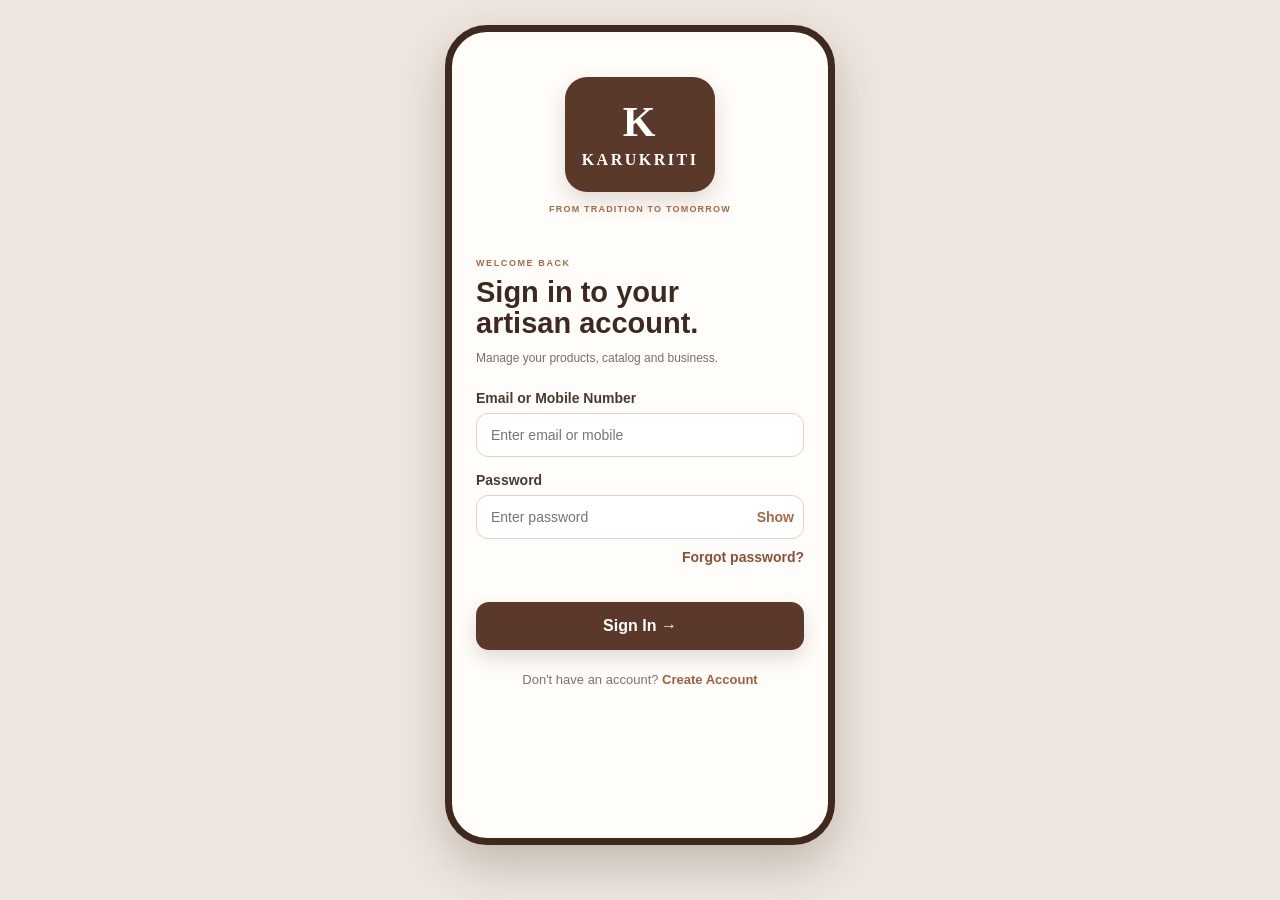
<file: Frontend/index.html>
<!DOCTYPE html>
<html lang="en">

<head>

    <meta charset="UTF-8">

    <meta
        name="viewport"
        content="width=device-width, initial-scale=1.0"
    >

    <title>Karukriti</title>

    <link
        rel="stylesheet"
        href="style.css"
    >

</head>


<body>


<!-- MOBILE APP FRAME -->

<div class="app-shell">


    <!-- ================= HEADER ================= -->

    <header class="home-header">

        <div>

            <div class="brand">
                KARUKRITI
            </div>

            <div class="tagline">
                From Tradition to Tomorrow
            </div>

        </div>


        <div class="notification">
            ♡
        </div>

    </header>



    <!-- ================= MAIN CONTENT ================= -->

    <main class="home-main">


        <!-- GREETING -->

        <section class="welcome">

            <div class="welcome-small">
                NAMASTE, ARTISAN 👋
            </div>

            <h1>
                Let's turn your<br>
                craft into a story.
            </h1>

            <p>
                Showcase your handmade creations
                with the power of AI.
            </p>

        </section>



        <!-- ================= AI HERO CARD ================= -->

        <section class="ai-card">

            <div class="ai-badge">
                ✦ AI POWERED
            </div>


            <h2>
                Create Your<br>
                Smart Catalog
            </h2>


            <p>
                Turn your product photo and details
                into a professional catalog instantly.
            </p>


            <button
                class="hero-button"
                onclick="goTo('add-product.html')"
            >
                Create Catalog →
            </button>

        </section>



        <!-- ================= MY PRODUCTS ================= -->

        <section class="home-section">


            <div class="products-heading">

                <div>

                    <div class="section-title">
                        My Products
                    </div>

                    <div class="section-subtitle">
                        Your digital shelf
                    </div>

                </div>


                <button
                    class="view-all"
                    onclick="goTo('products.html')"
                >
                    View All →
                </button>

            </div>



            <!-- PRODUCT PREVIEW -->

            <div
                id="homeProducts"
                class="home-product-list"
            >
            </div>


        </section>


    </main>



    <!-- ================= BOTTOM NAVIGATION ================= -->

    <nav class="bottom-nav">


        <!-- HOME -->

        <button
            class="nav-item active"
            onclick="goTo('index.html')"
        >

            <span>⌂</span>

            <small>
                Home
            </small>

        </button>



        <!-- PRODUCTS -->

        <button
            class="nav-item"
            onclick="goTo('products.html')"
        >

            <span>▣</span>

            <small>
                Products
            </small>

        </button>



        <!-- CENTER PLUS -->

        <button
            class="nav-add"
            onclick="goTo('add-product.html')"
            aria-label="Add Product"
        >

            <span>
                +
            </span>

        </button>



        <!-- ORDERS -->

        <button
            class="nav-item"
            onclick="goTo('orders.html')"
        >

            <span>♧</span>

            <small>
                Orders
            </small>

        </button>



        <!-- PROFILE -->

        <button
            class="nav-item"
            onclick="goTo('profile.html')"
        >

            <span>♙</span>

            <small>
                Profile
            </small>

        </button>


    </nav>


</div>



<!-- JAVASCRIPT -->

<script src="script.js"></script>


</body>

</html>
</file>
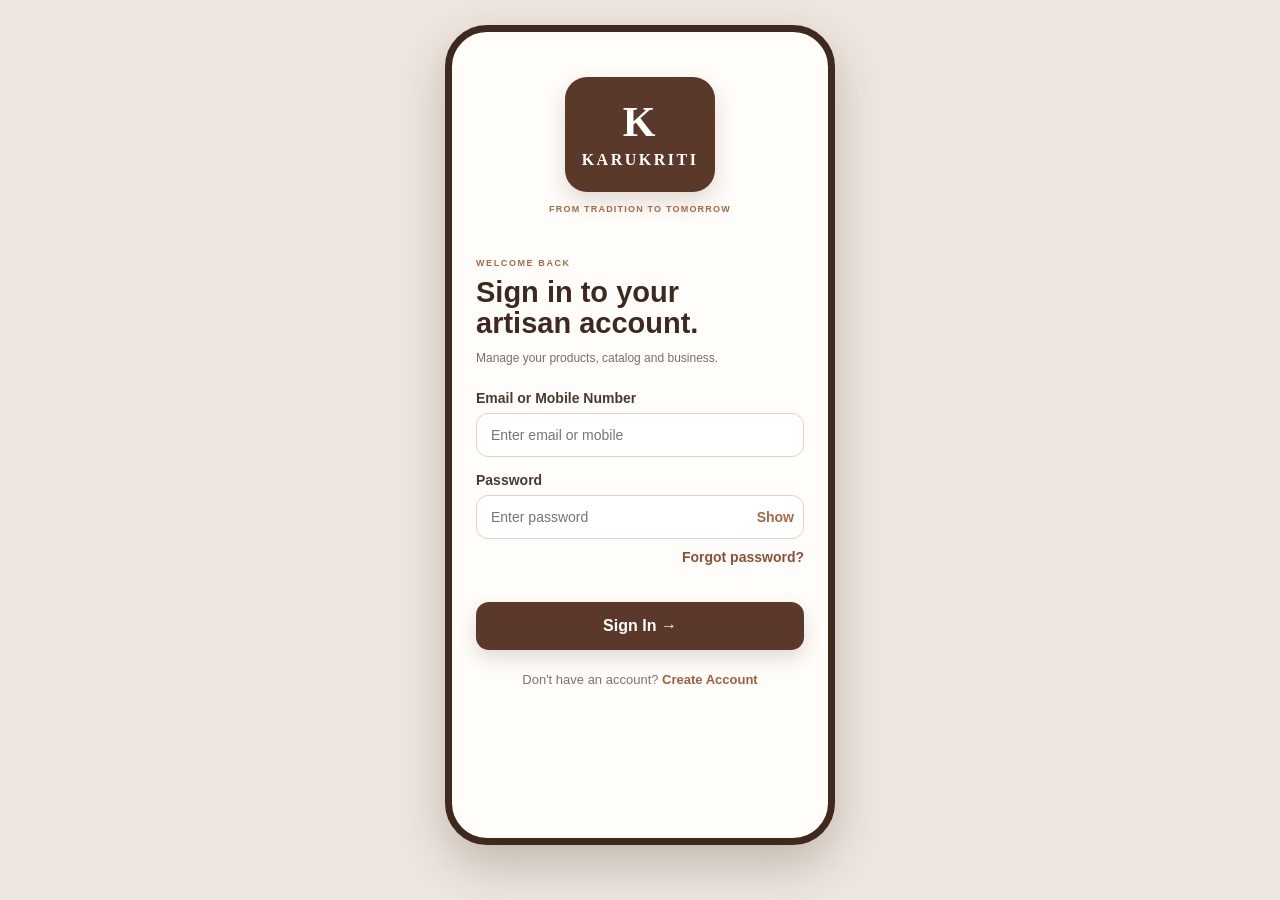
<file: Frontend/add-product.html>
<!DOCTYPE html>
<html lang="en">

<head>

    <meta charset="UTF-8">

    <meta
        name="viewport"
        content="width=device-width, initial-scale=1.0"
    >

    <title>Add Product - Karukriti</title>

    <link
        rel="stylesheet"
        href="style.css"
    >

</head>


<body>


<div class="app-shell">


    <!-- ================= HEADER ================= -->

    <header class="top-header">

        <button
            class="header-icon"
            onclick="goTo('index.html')"
        >
            ←
        </button>

        <div class="brand-small">
            KARUKRITI
        </div>

        <div class="header-icon">
            ✦
        </div>

    </header>



    <!-- ================= MAIN ================= -->

    <main class="add-product-main">


        <div class="step-label">
            STEP 01 OF 02
        </div>


        <h1 class="add-title">
            Tell us about<br>
            your craft.
        </h1>


        <p class="add-subtitle">
            Add a photo and a few details.
            Our AI will create a professional
            product catalog and suggest a fair price.
        </p>



        <!-- ================= PHOTO ================= -->

        <div class="upload-card">

            <div
                id="imagePreview"
                class="image-preview"
            >

                <label for="productImage">

                    <div class="upload-icon">
                        📷
                    </div>

                    <strong>
                        Add product photo
                    </strong>

                    <p>
                        Take a photo or choose
                        from gallery
                    </p>

                    <span class="upload-button">
                        + Add Photo
                    </span>

                </label>

            </div>


            <input
                type="file"
                id="productImage"
                accept="image/*"
                capture="environment"
            >

        </div>



        <!-- ================= PRODUCT NAME ================= -->

        <div class="form-group">

            <label for="productName">
                PRODUCT NAME
            </label>

            <input
                type="text"
                id="productName"
                placeholder="e.g. Handmade Bamboo Basket"
            >

        </div>



        <!-- ================= CATEGORY ================= -->

        <div class="form-group">

            <label for="productCategory">
                CATEGORY
            </label>

            <select
                id="productCategory"
                onchange="showOtherComingSoon()"
            >

                <option value="">
                    Select category
                </option>

                <option value="Handicraft">
                    Handicraft
                </option>

                <option value="Jewellery">
                    Jewellery
                </option>

                <option value="Textile">
                    Textile
                </option>

                <option value="Pottery">
                    Pottery
                </option>

                <option value="Wood Craft">
                    Wood Craft
                </option>

                <option value="Other">
                    Other
                </option>

            </select>

        </div>



        <!-- ================= OTHER COMING SOON ================= -->

        <div
            id="otherComingSoon"
            class="coming-soon-card"
            style="display: none;"
        >

            <div class="coming-soon-icon">
                ✦
            </div>

            <div class="coming-soon-content">

                <div class="coming-soon-badge">
                    COMING SOON
                </div>

                <h3>
                    More crafts are coming soon
                </h3>

                <p>
                    We're working on adding more
                    artisan categories to Karukriti.
                </p>

            </div>

        </div>



        <!-- =====================================================
             PRICING AI INFORMATION
        ====================================================== -->

        <div class="ai-info-box">

            <div>

                <strong>
                    Smart Price Prediction
                </strong>

                <p>
                    Tell us about the work and materials.
                    Our AI will estimate a suitable product price.
                </p>

            </div>

        </div>



        <!-- ================= PRODUCT TYPE ================= -->

        <div class="form-group">

            <label for="itemType">
                PRODUCT TYPE
            </label>

            <select
                id="itemType"
                required
            >

                <option value="">
                    Select product type
                </option>

                <option value="brass showpiece">
                    Brass Showpiece
                </option>

                <option value="cane stool">
                    Cane Stool
                </option>

                <option value="executive office chair">
                    Executive Office Chair
                </option>

                <option value="glass coffee table">
                    Glass Coffee Table
                </option>

                <option value="iron table">
                    Iron Table
                </option>

                <option value="lounge sofa">
                    Lounge Sofa
                </option>

                <option value="modular tv unit">
                    Modular TV Unit
                </option>

                <option value="steel bookshelf">
                    Steel Bookshelf
                </option>

                <option value="study desk">
                    Study Desk
                </option>

                <option value="teak rocking chair">
                    Teak Rocking Chair
                </option>

                <option value="wooden chair">
                    Wooden Chair
                </option>

                <option value="wooden dining table">
                    Wooden Dining Table
                </option>

                <option value="wooden partition">
                    Wooden Partition
                </option>

                <option value="wooden wardrobe">
                    Wooden Wardrobe
                </option>

            </select>

        </div>



        <!-- ================= MATERIAL ================= -->

        <div class="form-group">

            <label for="materialType">
                MATERIAL
            </label>

            <select
                id="materialType"
                required
            >

                <option value="">
                    Select material
                </option>

                <option value="brass">
                    Brass
                </option>

                <option value="cane">
                    Cane
                </option>

                <option value="engineered wood">
                    Engineered Wood
                </option>

                <option value="glass">
                    Glass
                </option>

                <option value="iron">
                    Iron
                </option>

                <option value="particle board">
                    Particle Board
                </option>

                <option value="sheesham wood">
                    Sheesham Wood
                </option>

                <option value="steel">
                    Steel
                </option>

                <option value="teak wood">
                    Teak Wood
                </option>

            </select>

        </div>



        <!-- ================= LABOR HOURS ================= -->

        <div class="form-group">

            <label for="laborHours">
                LABOR HOURS
            </label>

            <input
                type="number"
                id="laborHours"
                min="0.1"
                step="0.1"
                placeholder="e.g. 12.5"
                required
            >

            <small>
                Approximate number of hours spent making the product.
            </small>

        </div>



        <!-- ================= QUANTITY ================= -->

        <div class="form-group">

            <label for="productQuantity">
                QUANTITY
            </label>

            <input
                type="number"
                id="productQuantity"
                min="1"
                step="1"
                value="1"
                required
            >

        </div>



        <!-- ================= DIMENSIONS ================= -->

        <div class="form-group">

            <label>
                PRODUCT DIMENSIONS (cm)
            </label>


            <div
                style="
                    display: grid;
                    grid-template-columns: 1fr 1fr 1fr;
                    gap: 10px;
                "
            >

                <input
                    type="number"
                    id="productLength"
                    min="0.1"
                    step="0.1"
                    placeholder="Length"
                    required
                >

                <input
                    type="number"
                    id="productWidth"
                    min="0.1"
                    step="0.1"
                    placeholder="Width"
                    required
                >

                <input
                    type="number"
                    id="productHeight"
                    min="0.1"
                    step="0.1"
                    placeholder="Height"
                    required
                >

            </div>

            <small>
                Enter approximate length × width × height in centimetres.
            </small>

        </div>



        <!-- ================= FINISH ================= -->

        <div class="form-group">

            <label for="finishType">
                FINISH
            </label>

            <select
                id="finishType"
                required
            >

                <option value="">
                    Select finish
                </option>

                <option value="gloss">
                    Gloss
                </option>

                <option value="matte">
                    Matte
                </option>

                <option value="melamine">
                    Melamine
                </option>

                <option value="natural polish">
                    Natural Polish
                </option>

                <option value="pu polish">
                    PU Polish
                </option>

                <option value="raw">
                    Raw
                </option>

            </select>

        </div>



        <!-- ================= URGENCY ================= -->

        <div class="form-group">

            <label for="urgencyLevel">
                DELIVERY URGENCY
            </label>

            <select
                id="urgencyLevel"
                required
            >

                <option value="standard">
                    Standard
                </option>

                <option value="rush">
                    Rush
                </option>

            </select>

        </div>



        <!-- ================= EXPECTED PRICE ================= -->

        <div class="form-group">

            <label for="productPrice">
                YOUR EXPECTED PRICE
            </label>

            <div class="price-input">

                <span>
                    ₹
                </span>

                <input
                    type="number"
                    id="productPrice"
                    placeholder="Optional - your expected price"
                    min="1"
                >

            </div>

            <small>
                Optional. You can enter your own expected price for comparison.
            </small>

        </div>



        <!-- ================= LANGUAGE ================= -->

        <div class="form-group">

            <label for="productLanguage">
                CATALOG LANGUAGE
            </label>

            <select
                id="productLanguage"
            >

                <option value="English">
                    English
                </option>

                <option value="Hindi">
                    Hindi
                </option>

                <option value="Bengali">
                    Bengali
                </option>

                <option value="Tamil">
                    Tamil
                </option>

                <option value="Telugu">
                    Telugu
                </option>

                <option value="Marathi">
                    Marathi
                </option>

                <option value="Gujarati">
                    Gujarati
                </option>

            </select>

        </div>



        <!-- ================= DESCRIPTION ================= -->

        <div class="form-group">

            <div class="label-row">

                <label for="description">
                    PRODUCT DESCRIPTION
                </label>

                <button
                    type="button"
                    id="voiceBtn"
                    class="voice-button"
                    onclick="startVoiceInput()"
                >
                    🎙 Voice
                </button>

            </div>


            <textarea
                id="description"
                placeholder="Describe your product..."
            ></textarea>

        </div>



        <!-- ================= AI INFORMATION ================= -->

        <div class="ai-info-box">

            <div>

                <strong>
                    Smart Catalog AI
                </strong>

                <p>
                    Karukriti will prepare your
                    product description and use
                    the pricing AI to estimate a
                    recommended price.
                </p>

            </div>

        </div>



        <!-- ================= GENERATE ================= -->

        <button
            type="button"
            class="generate-button"
            onclick="generateCatalog()"
        >
            Generate Smart Catalog →
        </button>


    </main>



    <!-- ================= BOTTOM NAVIGATION ================= -->

    <nav class="bottom-nav">


        <!-- HOME -->

        <button
            class="nav-item"
            onclick="goTo('index.html')"
        >

            <span>
                ⌂
            </span>

            <small>
                Home
            </small>

        </button>



        <!-- PRODUCTS -->

        <button
            class="nav-item"
            onclick="goTo('products.html')"
        >

            <span>
                ▣
            </span>

            <small>
                Products
            </small>

        </button>



        <!-- ADD -->

        <button
            class="nav-add active"
            onclick="goTo('add-product.html')"
            aria-label="Add Product"
        >

            <span>
                +
            </span>

        </button>



        <!-- ORDERS -->

        <button
            class="nav-item"
            onclick="goTo('orders.html')"
        >

            <span>
                ♧
            </span>

            <small>
                Orders
            </small>

        </button>



        <!-- PROFILE -->

        <button
            class="nav-item"
            onclick="goTo('profile.html')"
        >

            <span>
                ♙
            </span>

            <small>
                Profile
            </small>

        </button>


    </nav>


</div>



<script src="script.js"></script>


</body>

</html>
</file>
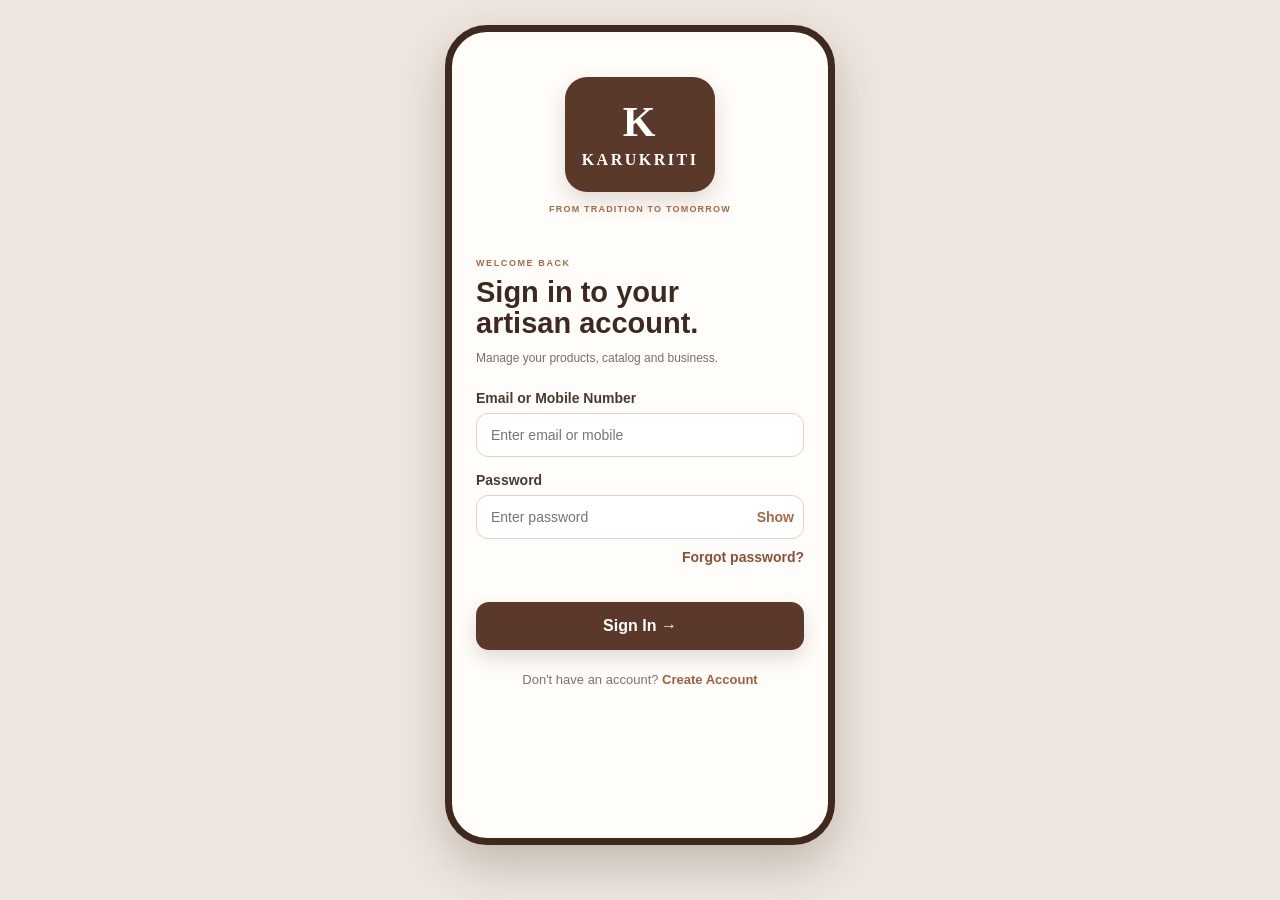
<file: Frontend/catalog-result.html>
<!DOCTYPE html>
<html lang="en">
<head>
    <meta charset="UTF-8">
    <meta name="viewport" content="width=device-width, initial-scale=1.0">

    <title>Smart Catalog - Karukriti</title>

    <link rel="stylesheet" href="style.css">
</head>

<body>

<div class="app-shell">

    <!-- ================= HEADER ================= -->
    <header class="top-header">

        <button
            class="header-icon"
            onclick="goTo('add-product.html')"
            aria-label="Back"
        >
            ←
        </button>

        <div class="brand-small">
            KARUKRITI
        </div>

        <div class="header-icon">
            ✦
        </div>

    </header>


    <!-- ================= MAIN CONTENT ================= -->
    <main class="catalog-result-main">

        <!-- Step -->
        <div class="step-label">
            STEP 02 OF 02
        </div>

        <h1 class="catalog-title">
            Your smart<br>
            catalog is ready.
        </h1>

        <p class="catalog-subtitle">
            We created a professional product listing and estimated a suitable price using our AI pricing model.
        </p>


        <!-- ================= PRODUCT IMAGE ================= -->
        <div class="result-image-card">

            <img
                id="resultImage"
                src=""
                alt="Product image"
                style="display: none;"
            >

            <div
                id="resultImagePlaceholder"
                class="result-image-placeholder"
            >
                <span>📷</span>
                <p>Product image</p>
            </div>

        </div>


        <!-- ================= PRODUCT INFORMATION ================= -->
        <div class="result-card">

            <div class="result-section">

                <span class="result-label">
                    PRODUCT NAME
                </span>

                <h2 id="resultName">
                    -
                </h2>

            </div>


            <div class="result-section">

                <span class="result-label">
                    CATEGORY
                </span>

                <p id="resultCategory">
                    -
                </p>

            </div>


            <div class="result-section">

                <span class="result-label">
                    DESCRIPTION
                </span>

                <p id="resultDescription">
                    -
                </p>

            </div>

        </div>


        <!-- ================= AI PRICE ================= -->
        <div class="pricing-card">

            <div class="pricing-card-header">

                <div>
                    <span class="result-label">
                        AI RECOMMENDED PRICE
                    </span>

                    <h2 id="recommendedPrice">
                        ₹0
                    </h2>
                </div>

                <div class="ai-price-icon">
                    ✦
                </div>

            </div>


            <p class="pricing-description">
                Estimated using the XGBoost dynamic pricing model based on your product's materials, labour, dimensions, quantity, finish and delivery urgency.
            </p>


            <!-- Market Range -->
            <div class="market-range">

                <div class="market-range-item">

                    <span>
                        Estimated lower range
                    </span>

                    <strong id="marketMin">
                        ₹0
                    </strong>

                </div>


                <div class="market-range-divider">
                    —
                </div>


                <div class="market-range-item">

                    <span>
                        Estimated upper range
                    </span>

                    <strong id="marketMax">
                        ₹0
                    </strong>

                </div>

            </div>


            <div class="pricing-note">

                <span>ⓘ</span>

                <p>
                    This range is an AI estimate around the predicted price. It is not a live market-price quotation.
                </p>

            </div>

        </div>


        <!-- ================= PRICING INPUT SUMMARY ================= -->
        <div
            id="pricingInputsCard"
            class="result-card pricing-inputs-card"
        >

            <div class="result-card-heading">
                <span class="result-label">
                    PRICE PREDICTION DETAILS
                </span>
            </div>


            <div class="pricing-details-grid">

                <div class="pricing-detail-item">

                    <span>
                        Product Type
                    </span>

                    <strong id="resultItemType">
                        -
                    </strong>

                </div>


                <div class="pricing-detail-item">

                    <span>
                        Material
                    </span>

                    <strong id="resultMaterialType">
                        -
                    </strong>

                </div>


                <div class="pricing-detail-item">

                    <span>
                        Labour Hours
                    </span>

                    <strong id="resultLaborHours">
                        -
                    </strong>

                </div>


                <div class="pricing-detail-item">

                    <span>
                        Quantity
                    </span>

                    <strong id="resultQuantity">
                        -
                    </strong>

                </div>


                <div class="pricing-detail-item">

                    <span>
                        Dimensions
                    </span>

                    <strong id="resultDimensions">
                        -
                    </strong>

                </div>


                <div class="pricing-detail-item">

                    <span>
                        Finish
                    </span>

                    <strong id="resultFinishType">
                        -
                    </strong>

                </div>


                <div class="pricing-detail-item">

                    <span>
                        Delivery
                    </span>

                    <strong id="resultUrgencyLevel">
                        -
                    </strong>

                </div>

            </div>

        </div>


        <!-- ================= EXPECTED PRICE ================= -->
        <div
            id="expectedPriceCard"
            class="result-card expected-price-card"
        >

            <div class="result-section">

                <span class="result-label">
                    YOUR EXPECTED PRICE
                </span>

                <h3 id="resultExpectedPrice">
                    -
                </h3>

                <p id="priceComparisonMessage">
                    -
                </p>

            </div>

        </div>


        <!-- ================= AI INFORMATION ================= -->
        <div class="ai-info-box catalog-ai-box">

            <div class="ai-info-icon">
                ✦
            </div>

            <div>

                <strong>
                    Smart Catalog AI
                </strong>

                <p>
                    Your product information and AI-generated price recommendation are ready. Publish your catalog when you're satisfied.
                </p>

            </div>

        </div>


        <!-- ================= ACTION BUTTONS ================= -->

        <button
            type="button"
            class="generate-button publish-button"
            onclick="publishProduct()"
        >
            Publish Product →
        </button>


        <button
            type="button"
            class="secondary-button"
            onclick="goTo('add-product.html')"
        >
            ← Edit Product
        </button>


    </main>


    <!-- ================= BOTTOM NAVIGATION ================= -->
    <nav class="bottom-nav">

        <button
            class="nav-item"
            onclick="goTo('index.html')"
        >
            <span>⌂</span>
            <small>Home</small>
        </button>


        <button
            class="nav-item"
            onclick="goTo('products.html')"
        >
            <span>▣</span>
            <small>Products</small>
        </button>


        <button
            class="nav-add active"
            onclick="goTo('add-product.html')"
            aria-label="Add Product"
        >
            <span>+</span>
        </button>


        <button
            class="nav-item"
            onclick="goTo('orders.html')"
        >
            <span>♧</span>
            <small>Orders</small>
        </button>


        <button
            class="nav-item"
            onclick="goTo('profile.html')"
        >
            <span>♙</span>
            <small>Profile</small>
        </button>

    </nav>

</div>


<!-- ================= SCRIPT ================= -->
<script src="script.js"></script>


<!-- ================= RESULT PAGE LOGIC ================= -->
<script>

document.addEventListener("DOMContentLoaded", function () {

    loadCatalogResult();

});


function loadCatalogResult() {

    const catalogData =
        JSON.parse(
            sessionStorage.getItem("karukritiCatalog")
        );

    if (!catalogData) {

        console.warn(
            "No catalog data found."
        );

        return;

    }


    /* ================= BASIC INFORMATION ================= */

    const nameElement =
        document.getElementById("resultName");

    const categoryElement =
        document.getElementById("resultCategory");

    const descriptionElement =
        document.getElementById("resultDescription");


    if (nameElement) {

        nameElement.textContent =
            catalogData.name || "-";

    }


    if (categoryElement) {

        categoryElement.textContent =
            catalogData.category || "-";

    }


    if (descriptionElement) {

        descriptionElement.textContent =
            catalogData.description || "-";

    }


    /* ================= IMAGE ================= */

    const imageElement =
        document.getElementById("resultImage");

    const imagePlaceholder =
        document.getElementById(
            "resultImagePlaceholder"
        );


    if (
        imageElement &&
        catalogData.image_url
    ) {

        imageElement.src =
            catalogData.image_url;

        imageElement.style.display =
            "block";


        if (imagePlaceholder) {

            imagePlaceholder.style.display =
                "none";

        }

    }


    /* ================= AI PRICING ================= */

    const recommendedPrice =
        Number(
            catalogData.recommended_price || 0
        );


    const marketMin =
        Number(
            catalogData.market_min || 0
        );


    const marketMax =
        Number(
            catalogData.market_max || 0
        );


    const recommendedPriceElement =
        document.getElementById(
            "recommendedPrice"
        );


    const marketMinElement =
        document.getElementById(
            "marketMin"
        );


    const marketMaxElement =
        document.getElementById(
            "marketMax"
        );


    if (recommendedPriceElement) {

        recommendedPriceElement.textContent =
            formatIndianCurrency(
                recommendedPrice
            );

    }


    if (marketMinElement) {

        marketMinElement.textContent =
            formatIndianCurrency(
                marketMin
            );

    }


    if (marketMaxElement) {

        marketMaxElement.textContent =
            formatIndianCurrency(
                marketMax
            );

    }


    /* ================= PRICING INPUTS ================= */

    const pricingInputs =
        catalogData.pricing_inputs || {};


    setText(
        "resultItemType",
        formatText(
            pricingInputs.item_type
        )
    );


    setText(
        "resultMaterialType",
        formatText(
            pricingInputs.material_type
        )
    );


    setText(
        "resultLaborHours",
        pricingInputs.labor_hours
            ? `${pricingInputs.labor_hours} hrs`
            : "-"
    );


    setText(
        "resultQuantity",
        pricingInputs.quantity || "-"
    );


    if (
        pricingInputs.length &&
        pricingInputs.width &&
        pricingInputs.height
    ) {

        setText(
            "resultDimensions",
            `${pricingInputs.length} × ${pricingInputs.width} × ${pricingInputs.height} cm`
        );

    }


    setText(
        "resultFinishType",
        formatText(
            pricingInputs.finish_type
        )
    );


    setText(
        "resultUrgencyLevel",
        formatText(
            pricingInputs.urgency_level
        )
    );


    /* ================= EXPECTED PRICE ================= */

    const expectedPrice =
        Number(
            catalogData.price || 0
        );


    const expectedPriceCard =
        document.getElementById(
            "expectedPriceCard"
        );


    const expectedPriceElement =
        document.getElementById(
            "resultExpectedPrice"
        );


    const comparisonElement =
        document.getElementById(
            "priceComparisonMessage"
        );


    if (
        expectedPrice > 0
    ) {

        if (expectedPriceCard) {

            expectedPriceCard.style.display =
                "block";

        }


        if (expectedPriceElement) {

            expectedPriceElement.textContent =
                formatIndianCurrency(
                    expectedPrice
                );

        }


        if (comparisonElement) {

            if (
                expectedPrice < recommendedPrice
            ) {

                comparisonElement.textContent =
                    "Your expected price is below the AI recommendation.";

            }
            else if (
                expectedPrice > recommendedPrice
            ) {

                comparisonElement.textContent =
                    "Your expected price is above the AI recommendation.";

            }
            else {

                comparisonElement.textContent =
                    "Your expected price matches the AI recommendation.";

            }

        }

    }
    else {

        if (expectedPriceCard) {

            expectedPriceCard.style.display =
                "none";

        }

    }

}


/* ================= HELPER FUNCTIONS ================= */

function setText(
    elementId,
    value
) {

    const element =
        document.getElementById(
            elementId
        );


    if (element) {

        element.textContent =
            value || "-";

    }

}


function formatText(value) {

    if (!value) {

        return "-";

    }


    return String(value)
        .replace(/\b\w/g, function (char) {

            return char.toUpperCase();

        });

}


function formatIndianCurrency(value) {

    const number =
        Number(value);


    if (
        !Number.isFinite(number) ||
        number <= 0
    ) {

        return "₹0";

    }


    return "₹" +
        number.toLocaleString(
            "en-IN",
            {
                maximumFractionDigits: 0
            }
        );

}

</script>

</body>
</html>
</file>
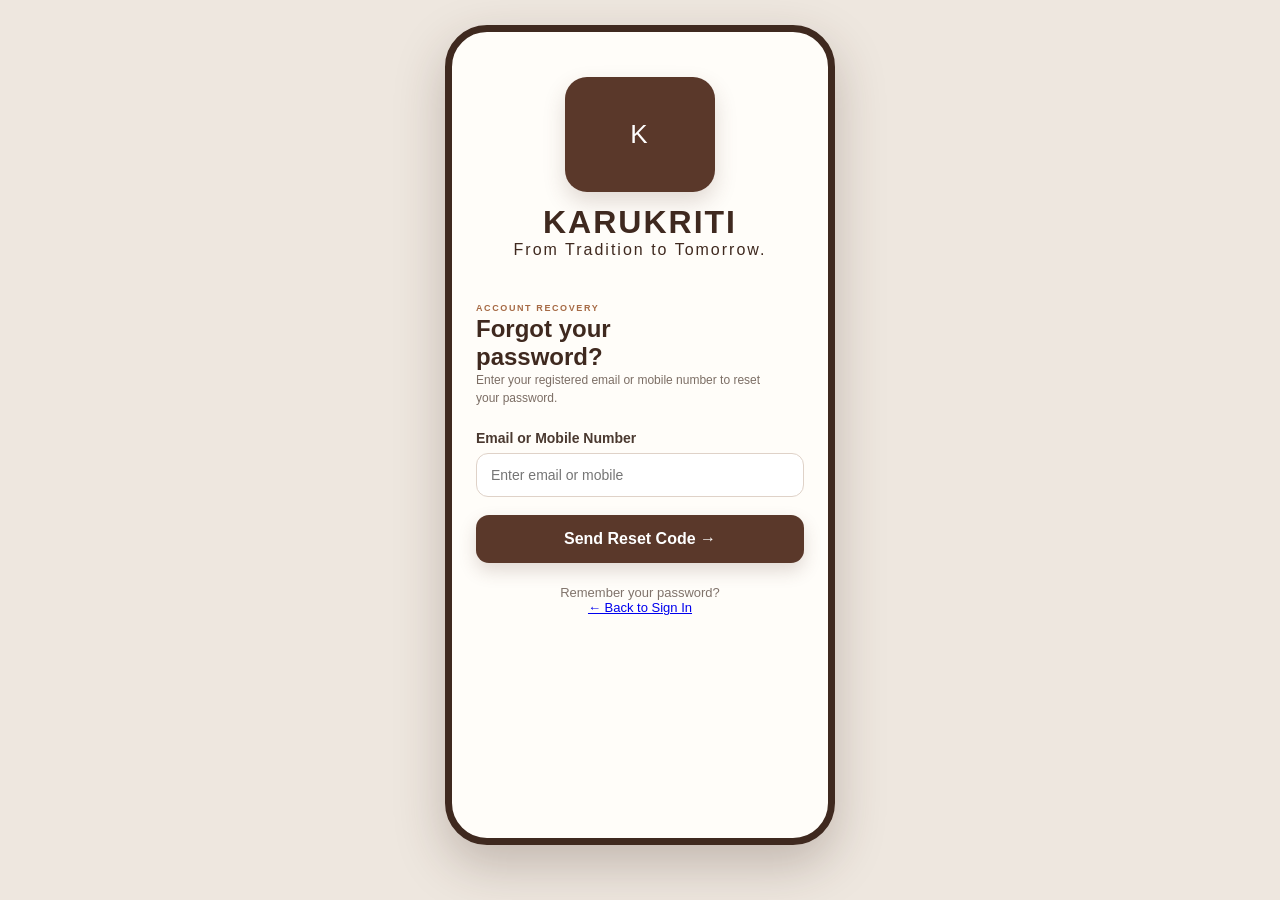
<file: Frontend/forgot-password.html>
<!DOCTYPE html>
<html lang="en">
<head>
    <meta charset="UTF-8">
    <meta name="viewport" content="width=device-width, initial-scale=1.0">
    <title>Forgot Password - Karukriti</title>
    <link rel="stylesheet" href="style.css">
</head>

<body class="auth-body">

<div class="app-shell auth-shell">

    <main class="auth-main">

        <div class="auth-brand">
            <div class="auth-logo">K</div>
            <h1>KARUKRITI</h1>
            <p>From Tradition to Tomorrow.</p>
        </div>

        <div class="auth-welcome">
            <span>ACCOUNT RECOVERY</span>

            <h2>Forgot your<br>password?</h2>

            <p class="auth-subtext">
                Enter your registered email or mobile number
                to reset your password.
            </p>
        </div>

        <div class="auth-form">

            <div class="auth-field">
                <label>Email or Mobile Number</label>

                <input
                    type="text"
                    id="forgotIdentity"
                    placeholder="Enter email or mobile"
                >
            </div>

            <button
                class="auth-primary"
                onclick="sendResetCode()">

                Send Reset Code →

            </button>

            <div id="forgotMessage" class="auth-message"></div>

        </div>

        <div class="auth-bottom">

            <p>Remember your password?</p>

            <a href="login.html">
                ← Back to Sign In
            </a>

        </div>

    </main>

</div>

<script src="script.js"></script>

</body>
</html>
</file>
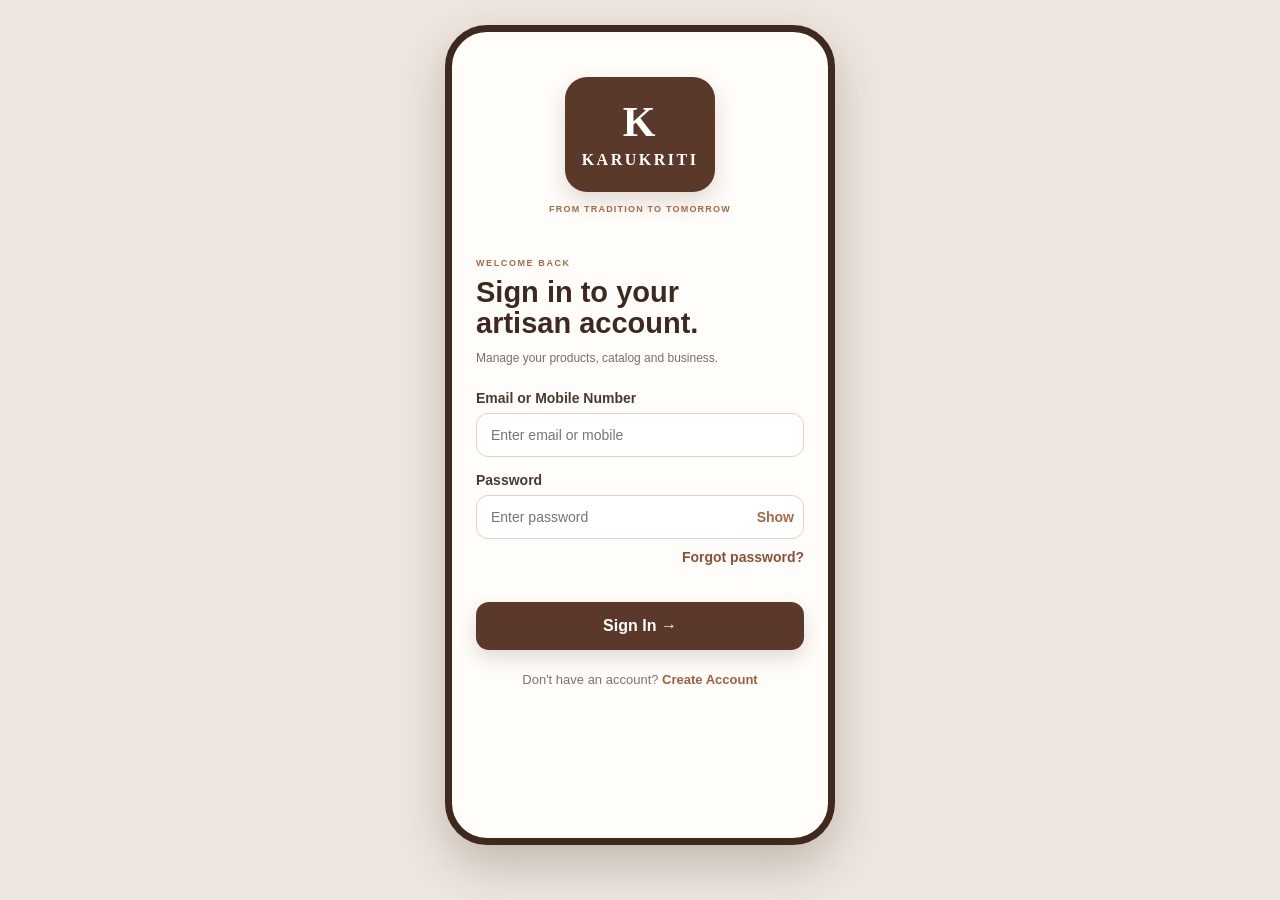
<file: Frontend/login.html>
<!DOCTYPE html>

<html lang="en">

<head>

    <meta charset="UTF-8">

    <meta
        name="viewport"
        content="width=device-width, initial-scale=1.0"
    >

    <title>Sign In - Karukriti</title>

    <link
        rel="stylesheet"
        href="style.css"
    >

</head>


<body>


<div class="app-shell auth-shell">


    <main class="auth-main">


        <!-- KARUKRITI BRAND -->

        <div class="auth-brand">

            <div class="auth-logo">

                <span class="logo-letter">
                    K
                </span>

                <span class="logo-name">
                    KARUKRITI
                </span>

            </div>


            <div class="tagline">
                FROM TRADITION TO TOMORROW
            </div>

        </div>


        <section class="auth-content">


            <div class="auth-welcome">

                <span>
                    WELCOME BACK
                </span>

                <h1>
                    Sign in to your<br>
                    artisan account.
                </h1>

                <p>
                    Manage your products,
                    catalog and business.
                </p>

            </div>


            <div
                id="loginMessage"
                class="auth-message"
            ></div>


            <div class="auth-form">


                <div class="auth-field">

                    <label>
                        Email or Mobile Number
                    </label>

                    <input
                        type="text"
                        id="loginEmail"
                        placeholder="Enter email or mobile"
                    >

                </div>


                <div class="auth-field">

                    <label>
                        Password
                    </label>


                    <div class="password-wrap">

                        <input
                            type="password"
                            id="loginPassword"
                            placeholder="Enter password"
                        >


                        <button
                            type="button"
                            onclick="togglePassword(
                                'loginPassword',
                                this
                            )"
                        >
                            Show
                        </button>

                    </div>

                </div>


                <div class="forgot-row">

                    <a
                        href="forgot-password.html"
                    >
                        Forgot password?
                    </a>

                </div>


                <button
                    class="auth-primary"
                    onclick="loginUser()"
                >
                    Sign In →
                </button>


            </div>


            <p class="auth-bottom">

                Don't have an account?

                <button
                    onclick="goTo('signup.html')"
                >
                    Create Account
                </button>

            </p>


        </section>


    </main>


</div>


<script src="script.js"></script>

</body>

</html>
</file>
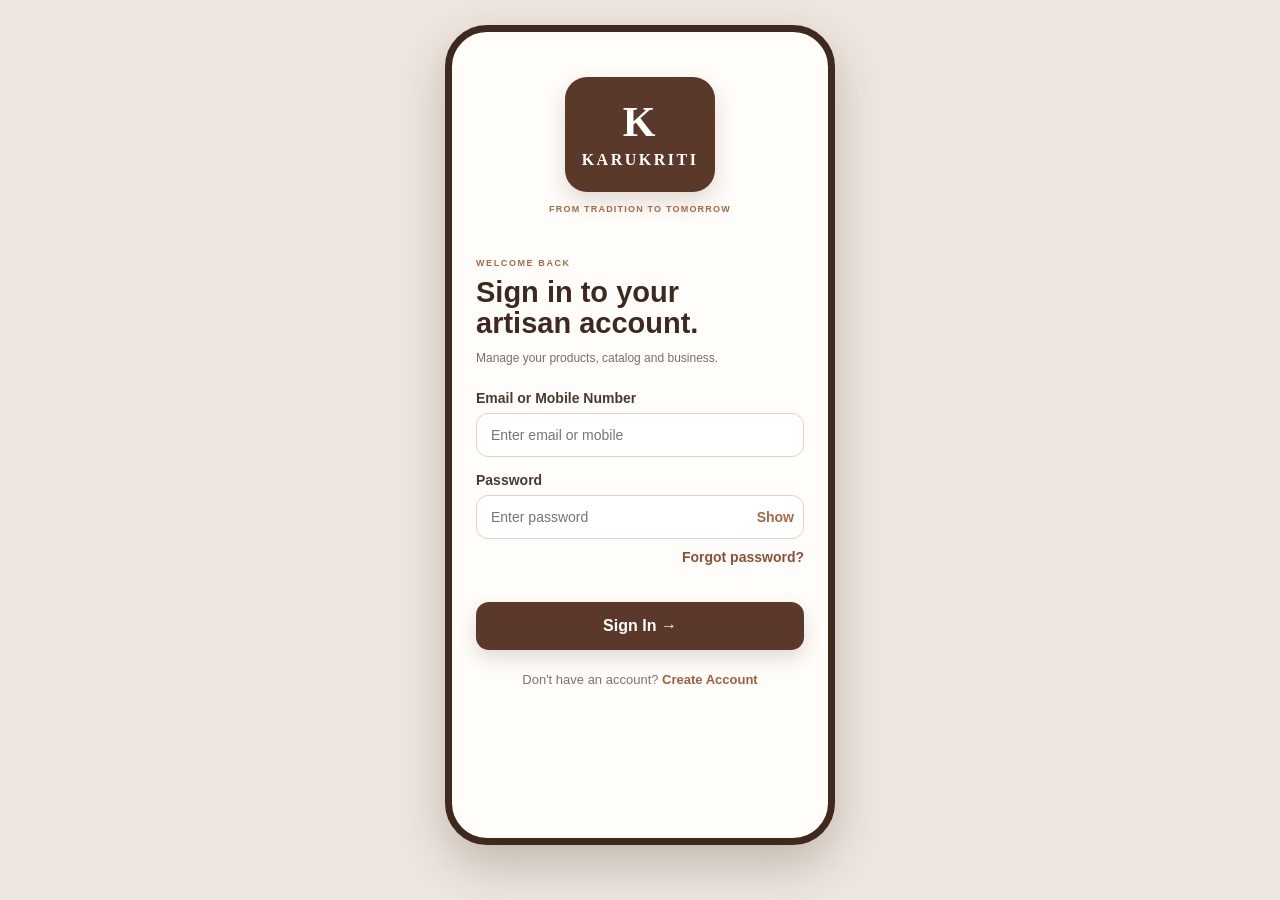
<file: Frontend/orders.html>
<!DOCTYPE html>
<html lang="en">
<head>
<meta charset="UTF-8">
<meta name="viewport" content="width=device-width, initial-scale=1.0">
<title>Orders - Karukriti</title>
<link rel="stylesheet" href="style.css">
</head>

<body>

<div class="app-shell">

<header class="top-header">
    <button class="header-icon" onclick="goTo('index.html')">←</button>

    <div class="brand-small">
        <div>KARUKRITI</div>
        <span>Orders</span>
    </div>

    <div class="header-icon">⋮</div>
</header>

<main class="orders-main">

    <section class="orders-title">
        <div class="step-label">YOUR BUSINESS</div>
        <h1>Orders</h1>
        <p>Track your customer orders easily.</p>
    </section>

    <!-- ORDER STATS -->
    <div class="order-stats">

    <div class="order-stat">

        <strong>
            0
        </strong>

        <span>
            Total Orders
        </span>

    </div>


    <div class="order-stat">

        <strong>
            0
        </strong>

        <span>
            Pending
        </span>

    </div>


    <div class="order-stat">

        <strong>
            0
        </strong>

        <span>
            Completed
        </span>

    </div>

</div>

    <div class="revenue-card">

    <div>

        <span>
            Total Revenue
        </span>

        <strong>
            ₹0
        </strong>

    </div>


    <div class="revenue-icon">
        ₹
    </div>

</div>

    <!-- RECENT ORDERS -->
    <section class="orders-section">

        <div class="section-heading">
            <div>
                <h2>Recent Orders</h2>
                <p>Your latest customer orders</p>
            </div>
        </div>

        <div class="order-list">

        </div>

    </section>

</main>


<!-- BOTTOM NAV -->
<nav class="bottom-nav">

    <button class="nav-item" onclick="goTo('index.html')">
        <span>⌂</span>
        <small>Home</small>
    </button>

    <button class="nav-item" onclick="goTo('products.html')">
        <span>▣</span>
        <small>Products</small>
    </button>

    <button class="nav-add" onclick="goTo('add-product.html')" aria-label="Add Product">
        <span>+</span>
    </button>

    <button class="nav-item active" onclick="goTo('orders.html')">
        <span>♧</span>
        <small>Orders</small>
    </button>

    <button class="nav-item" onclick="goTo('profile.html')">
        <span>♙</span>
        <small>Profile</small>
    </button>

</nav>

</div>

<script src="script.js"></script>

</body>
</html>
</file>
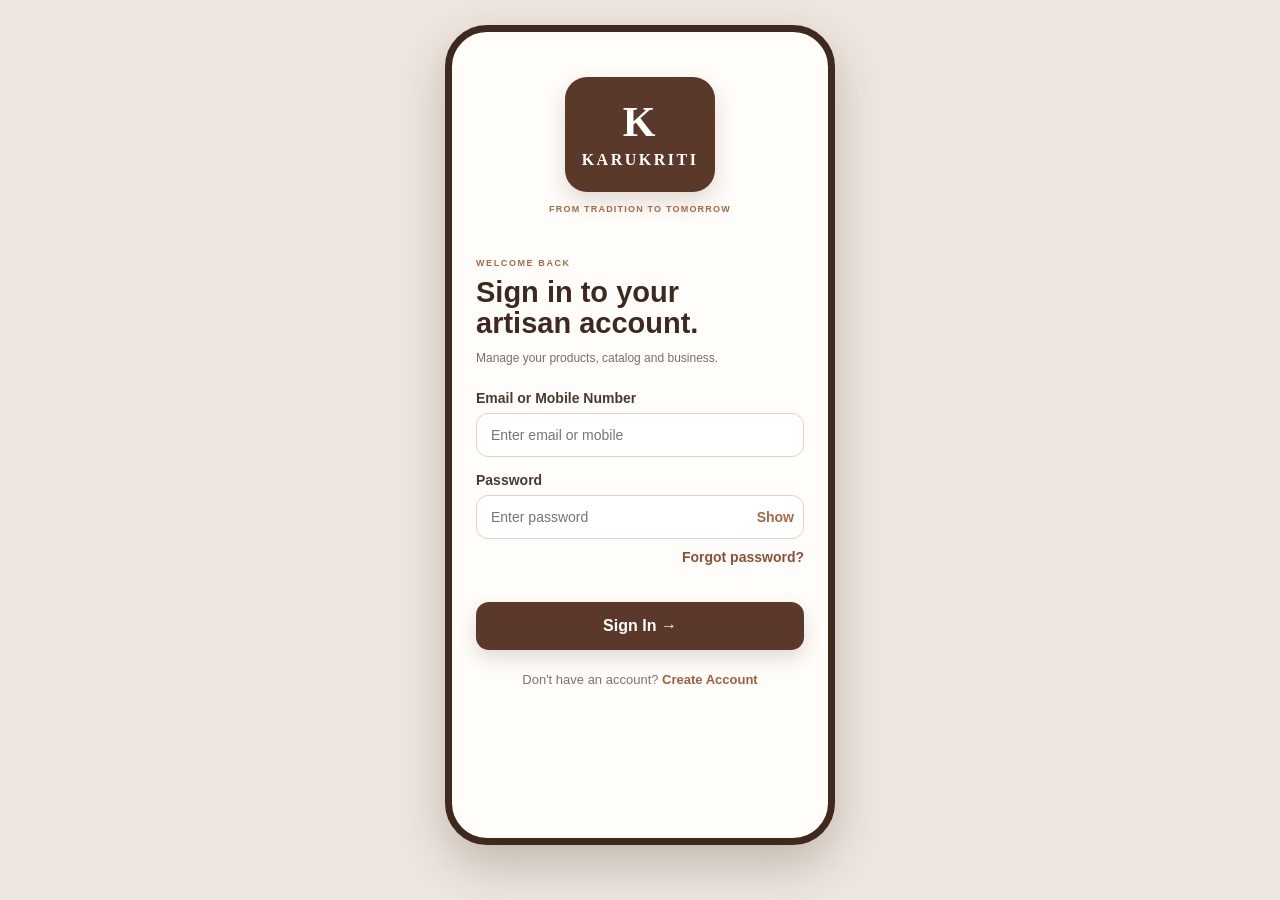
<file: Frontend/products.html>
<!DOCTYPE html>
<html lang="en">

<head>

    <meta charset="UTF-8">

    <meta
        name="viewport"
        content="width=device-width, initial-scale=1.0"
    >

    <title>Karukriti - My Products</title>

    <link rel="stylesheet" href="style.css">

</head>


<body>

<div class="app-shell">


    <!-- ================= HEADER ================= -->

    <header class="top-header">

        <div>

            <div class="brand-small">
                KARUKRITI
            </div>

            <div class="brand-tagline">
                From Tradition to Tomorrow
            </div>

        </div>


        <button
            class="header-icon"
            onclick="goTo('add-product.html')"
        >
            +
        </button>

    </header>



    <!-- ================= MAIN ================= -->

    <main class="products-main">


        <!-- PAGE TITLE -->

        <div class="products-heading">

            <div>

                <h1>
                    My Products
                </h1>

                <p>
                    Your digital shelf
                </p>

            </div>

        </div>



        <!-- ================= SELLER CARD ================= -->

        <div class="seller-card">

            <div class="seller-avatar">
                A
            </div>


            <div class="seller-info">

                <h2 id="sellerName">
                    Artisan
                </h2>

                <p id="sellerCategory">
                    Traditional Handicraft Artisan
                </p>

                <span id="sellerLocation">
                    India
                </span>

            </div>


            <div class="verified-mark">
                ✓
            </div>

        </div>



        <!-- ================= STATS ================= -->

        <div class="profile-stats">


            <div class="stat-box">

                <strong id="productCount">
                    0
                </strong>

                <span>
                    Products
                </span>

            </div>



            <div class="profile-stat">

                <strong id="profileOrderCount">
                    0
                </strong>

                <span>
                    Orders
                </span>

            </div>



            <div class="profile-stat">

                <strong>
                    —
                </strong>

                <span>
                    Rating
                </span>

            </div>


        </div>



        <!-- ================= COLLECTION TITLE ================= -->

        <div class="section-heading">

            <div>

                <span>
                    YOUR COLLECTION
                </span>

                <h2>
                    Digital Shelf
                </h2>

            </div>


            <button
                onclick="goTo('add-product.html')"
            >
                + Add
            </button>

        </div>



        <!-- ================= PRODUCT LIST ================= -->

        <div
            id="productList"
            class="product-grid"
        >
        </div>



        <!-- ================= EMPTY STATE ================= -->

        <section
            id="emptyProducts"
            class="empty-products"
            style="display: none;"
        >

            <div class="empty-icon">
                🧺
            </div>

            <h3>
                Your shelf is empty
            </h3>

            <p>
                Start creating your first smart catalog.
            </p>


            <button
                class="primary-btn"
                onclick="goTo('add-product.html')"
            >
                Add Product
            </button>

        </section>


    </main>



    <!-- ================= BOTTOM NAV ================= -->

    <nav class="bottom-nav">


        <!-- HOME -->

        <button
            class="nav-item"
            onclick="goTo('index.html')"
        >

            <span>
                ⌂
            </span>

            <small>
                Home
            </small>

        </button>



        <!-- PRODUCTS -->

        <button
            class="nav-item active"
            onclick="goTo('products.html')"
        >

            <span>
                ▣
            </span>

            <small>
                Products
            </small>

        </button>



        <!-- CENTER PLUS -->

        <button
            class="nav-add"
            onclick="goTo('add-product.html')"
            aria-label="Add Product"
        >

            <span>
                +
            </span>

        </button>



        <!-- ORDERS -->

        <button
            class="nav-item"
            onclick="goTo('orders.html')"
        >

            <span>
                ♧
            </span>

            <small>
                Orders
            </small>

        </button>



        <!-- PROFILE -->

        <button
            class="nav-item"
            onclick="goTo('profile.html')"
        >

            <span>
                ♙
            </span>

            <small>
                Profile
            </small>

        </button>


    </nav>


</div>


<!-- JAVASCRIPT -->

<script src="script.js"></script>

</body>

</html>
</file>
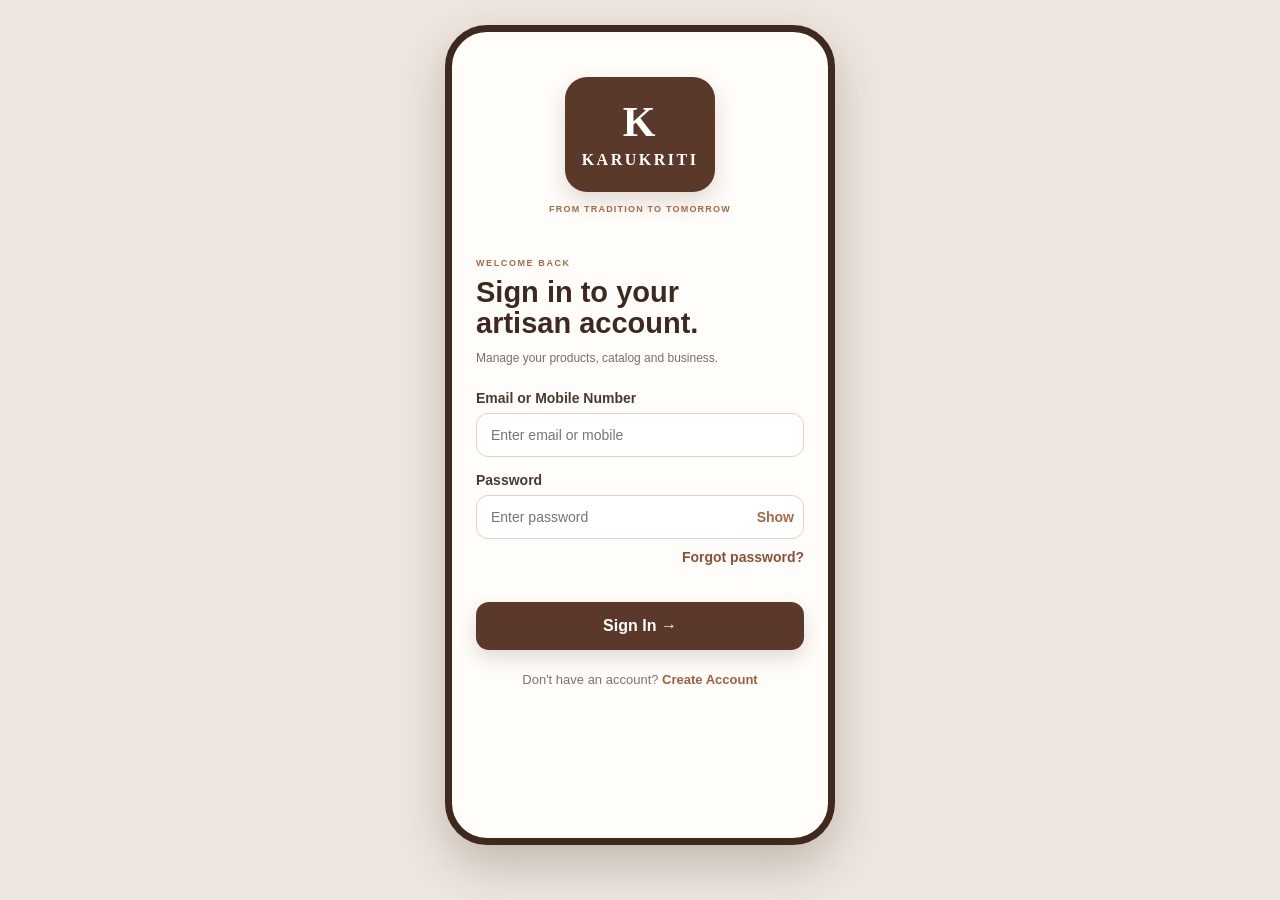
<file: Frontend/profile.html>
<!DOCTYPE html>
<html lang="en">

<head>
    <meta charset="UTF-8">
    <meta name="viewport" content="width=device-width, initial-scale=1.0">

    <title>Karukriti - Profile</title>

    <link rel="stylesheet" href="style.css">
</head>

<body>

    <div class="app-shell">

        <!-- HEADER -->
        <header class="top-header">

            <div>
                <div class="brand-small">KARUKRITI</div>
                <div class="brand-tagline">From Tradition to Tomorrow</div>
            </div>

            <button class="header-icon" onclick="goTo('index.html')">
                ←
            </button>

        </header>


        <!-- MAIN -->
        <main class="profile-main">

            <!-- TITLE -->
            <div class="profile-page-title">
                <span>ARTISAN ACCOUNT</span>
                <h1>My Profile</h1>
            </div>


            <!-- PROFILE CARD -->
            <section class="profile-main-card">

                <div class="profile-details">

                    <h2 id="profileUserName">
                        Raj Kumar
                    </h2>

                    <p id="profileUserCategory">
                        Traditional Handicraft Artisan
                    </p>

                    <span id="profileUserLocation">
                        📍 West Bengal, India
                    </span>

                </div>

                <button
                    class="edit-profile-btn"
                    onclick="editProfile()">
                    Edit
                </button>

            </section>


            <!-- VERIFIED -->
            <section class="verified-profile">

                <div class="verified-icon">
                    ✓
                </div>

                <div>
                    <strong>Verified Artisan</strong>

                    <span>
                        Your artisan profile is verified
                    </span>
                </div>

            </section>


            <!-- STATS -->
            <section class="profile-stats">

                <div class="profile-stat">

                    <strong id="profileProductCount">
                        0
                    </strong>

                    <span>Products</span>

                </div>


                <div class="profile-stat">

                    <strong id="profileOrderCount">
                        0
                    </strong>

                    <span>Orders</span>

                </div>


                <div class="profile-stat">

                    <strong>0</strong>

                    <span>Reviews</span>

                </div>

            </section>


            <!-- AI BUSINESS MANAGER -->
            <section class="business-manager">

                <div class="manager-top">

                    <div class="manager-icon">
                        ✦
                    </div>

                    <div>

                        <span>KARUKRITI AI</span>

                        <h2>
                            Your Business Manager
                        </h2>

                    </div>

                </div>

                <p>
                    Get help with pricing, product descriptions,
                    cataloging and growing your digital business.
                </p>

                <button onclick="goTo('add-product.html')">
                    Create New Catalog →
                </button>

            </section>


            <!-- LOGOUT -->
            <div class="profile-logout-section">

                <button
                    class="logout-button"
                    onclick="logoutUser()">
                    Logout
                </button>

                <p>
                    You can sign in again anytime.
                </p>

            </div>


            <!-- SETTINGS -->
            <section class="settings-section">

                <div class="settings-title">
                    ACCOUNT & SETTINGS
                </div>

                <div class="settings-list">

                    <button
                        class="setting-item"
                        onclick="alert('Language settings coming soon')">

                        <div class="setting-left">

                            <div class="setting-icon">
                                文
                            </div>

                            <div>
                                <strong>Language</strong>
                                <span>English</span>
                            </div>

                        </div>

                        <b>›</b>

                    </button>


                    <button
                        class="setting-item"
                        onclick="alert('Notifications are enabled')">

                        <div class="setting-left">

                            <div class="setting-icon">
                                ♢
                            </div>

                            <div>
                                <strong>Notifications</strong>
                                <span>Enabled</span>
                            </div>

                        </div>

                        <b>›</b>

                    </button>


                    <button
                        class="setting-item"
                        onclick="alert('Help & Support coming soon')">

                        <div class="setting-left">

                            <div class="setting-icon">
                                ?
                            </div>

                            <div>
                                <strong>Help & Support</strong>
                                <span>Get assistance</span>
                            </div>

                        </div>

                        <b>›</b>

                    </button>

                </div>

            </section>


            <!-- ABOUT -->
            <section class="about-card">

                <div class="about-logo">
                    K
                </div>

                <h3>
                    About Karukriti
                </h3>

                <p>
                    Empowering India's artisans with
                    AI-powered digital tools.
                </p>

                <small>
                    Version 1.0 • Made for artisans
                </small>

            </section>

        </main>


        <!-- BOTTOM NAV -->
        <nav class="bottom-nav">

            <button
                class="nav-item"
                onclick="goTo('index.html')">

                <span>⌂</span>
                <small>Home</small>

            </button>


            <button
                class="nav-item"
                onclick="goTo('products.html')">

                <span>▣</span>
                <small>Products</small>

            </button>


            <!-- CENTER ADD -->
            <button
                class="nav-add"
                onclick="goTo('add-product.html')"
                aria-label="Add Product">

                <span>+</span>

            </button>


            <button
                class="nav-item"
                onclick="goTo('orders.html')">

                <span>♧</span>
                <small>Orders</small>

            </button>


            <button
                class="nav-item active"
                onclick="goTo('profile.html')">

                <span>♙</span>
                <small>Profile</small>

            </button>

        </nav>

    </div>


    <script src="script.js"></script>

</body>

</html>
</file>
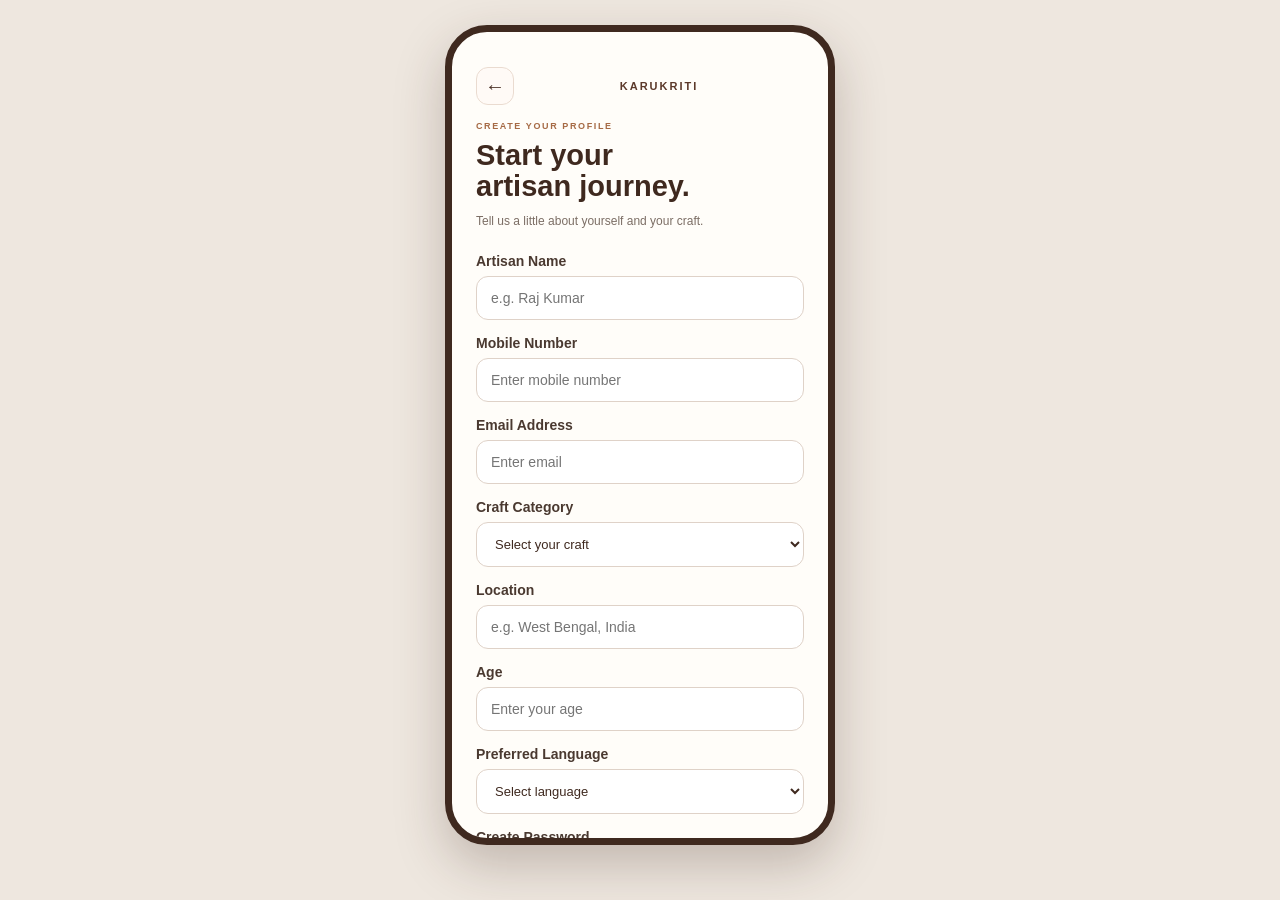
<file: Frontend/signup.html>
<!DOCTYPE html>
<html lang="en">
<head>
<meta charset="UTF-8">
<meta name="viewport" content="width=device-width, initial-scale=1.0">
<title>Create Account - Karukriti</title>
<link rel="stylesheet" href="style.css">
</head>

<body>

<div class="app-shell auth-shell">

    <main class="auth-main">

        <div class="auth-top">
            <button class="auth-back" onclick="goTo('login.html')">←</button>

            <div class="auth-mini-brand">
                KARUKRITI
            </div>

            <span></span>
        </div>

        <section class="auth-content signup-content">

            <div class="auth-welcome">
                <span>CREATE YOUR PROFILE</span>
                <h1>Start your<br>artisan journey.</h1>
                <p>Tell us a little about yourself and your craft.</p>
            </div>

            <div id="signupMessage" class="auth-message"></div>

            <div class="auth-form">

                <div class="auth-field">

    <label>
        Artisan Name
    </label>

    <input
        type="text"
        id="signupName"
        placeholder="e.g. Raj Kumar"
    >

</div>


<div class="auth-field">

    <label>
        Mobile Number
    </label>

    <input
        type="tel"
        id="signupMobile"
        placeholder="Enter mobile number"
    >

</div>


<div class="auth-field">

    <label>
        Email Address
    </label>

    <input
        type="email"
        id="signupEmail"
        placeholder="Enter email"
    >

</div>


<div class="auth-field">

    <label>
        Craft Category
    </label>

    <select id="signupCategory">

        <option value="">
            Select your craft
        </option>

        <option value="Handicraft">
            Handicraft
        </option>

        <option value="Jewellery">
            Jewellery
        </option>

        <option value="Textile">
            Textile
        </option>

        <option value="Pottery">
            Pottery
        </option>

        <option value="Wood Craft">
            Wood Craft
        </option>

    </select>

</div>


<div class="auth-field">

    <label>
        Location
    </label>

    <input
        type="text"
        id="signupLocation"
        placeholder="e.g. West Bengal, India"
    >

</div>


<div class="auth-field">

    <label>
        Age
    </label>

    <input
        type="number"
        id="signupAge"
        placeholder="Enter your age"
        min="18"
        max="120"
    >

</div>


<div class="auth-field">

    <label>
        Preferred Language
    </label>

    <select id="signupLanguage">

        <option value="">
            Select language
        </option>

        <option value="English">
            English
        </option>

        <option value="Hindi">
            Hindi
        </option>

        <option value="Bengali">
            Bengali
        </option>

        <option value="Tamil">
            Tamil
        </option>

        <option value="Telugu">
            Telugu
        </option>

        <option value="Marathi">
            Marathi
        </option>

        <option value="Gujarati">
            Gujarati
        </option>

    </select>

</div>


<div class="auth-field">

    <label>
        Create Password
    </label>

    <div class="password-wrap">

        <input
            type="password"
            id="signupPassword"
            placeholder="Create a password"
        >

        <button
            type="button"
            onclick="togglePassword(
                'signupPassword',
                this
            )"
        >
            Show
        </button>

    </div>

</div>


<button
    class="auth-primary"
    onclick="signupUser()"
>
    Create Account →
</button>

            </div>

            <p class="auth-bottom">
                Already have an account?
                <button onclick="goTo('login.html')">Sign In</button>
            </p>

        </section>

    </main>

</div>

<script src="script.js"></script>

</body>
</html>
</file>
<file: Frontend/style.css>
* {
    margin: 0;
    padding: 0;
    box-sizing: border-box;
}

html,
body {
    width: 100%;
    min-height: 100%;
}

body {
    background: #eee7df;
    font-family: Arial, Helvetica, sans-serif;
    color: #3f291f;
}


/* =========================================
   MOBILE PHONE APP
========================================= */

.app-shell {
    width: 390px;
    height: 820px;

    position: relative;

    margin: 25px auto;

    background: #fffdf9;

    border: 7px solid #3f291f;

    border-radius: 42px;

    overflow: hidden;

    box-shadow:
        0 20px 50px rgba(63, 41, 31, 0.25);
}


/* =========================================
   HOME HEADER
========================================= */

.home-header {
    height: 72px;

    padding: 17px 20px;

    display: flex;

    align-items: center;

    justify-content: space-between;
}


.brand {
    font-family: Georgia, serif;

    font-size: 21px;

    font-weight: bold;

    letter-spacing: 1px;

    color: #6f4632;
}


.tagline {
    margin-top: 2px;

    font-family: Georgia, serif;

    font-size: 8px;

    letter-spacing: .8px;

    color: #a18368;
}


.notification {
    width: 34px;
    height: 34px;

    border-radius: 50%;

    background: #f5ede3;

    display: flex;

    align-items: center;

    justify-content: center;

    color: #6f4632;

    font-size: 17px;
}


/* =========================================
   MAIN
========================================= */

.home-main {
    height: calc(100% - 140px);

    overflow-y: auto;

    padding: 4px 18px 90px;

    scrollbar-width: none;
}

.home-main::-webkit-scrollbar {
    display: none;
}


/* =========================================
   WELCOME
========================================= */

.welcome {
    padding: 10px 2px 18px;
}


.welcome-small {
    font-size: 8px;

    font-weight: bold;

    letter-spacing: 1.3px;

    color: #a18368;

    margin-bottom: 7px;
}


.welcome h1 {
    font-family: Georgia, serif;

    font-size: 28px;

    line-height: 1.12;

    color: #3f291f;

    margin-bottom: 8px;
}


.welcome p {
    font-size: 10px;

    line-height: 1.5;

    color: #8d7b6e;

    max-width: 270px;
}


/* =========================================
   AI CARD
========================================= */

.ai-card {
    background: #6f4632;

    border-radius: 22px;

    padding: 21px 20px;

    color: white;

    min-height: 185px;

    position: relative;

    overflow: hidden;

    margin-bottom: 22px;
}


.ai-card::after {
    content: "";

    position: absolute;

    width: 120px;
    height: 120px;

    border: 1px solid rgba(255,255,255,.12);

    border-radius: 50%;

    right: -45px;
    top: -45px;
}


.ai-badge {
    font-size: 8px;

    letter-spacing: 1.4px;

    font-weight: bold;

    opacity: .8;

    margin-bottom: 8px;
}


.ai-card h2 {
    font-family: Georgia, serif;

    font-size: 24px;

    line-height: 1.1;

    margin-bottom: 8px;
}


.ai-card p {
    font-size: 9px;

    line-height: 1.5;

    max-width: 235px;

    opacity: .85;

    margin-bottom: 14px;
}


.hero-button {
    border: none;

    background: #f3e5d3;

    color: #6f4632;

    border-radius: 20px;

    padding: 10px 15px;

    font-size: 9px;

    font-weight: bold;

    cursor: pointer;
}


/* =========================================
   SECTION
========================================= */

.home-section {
    margin-bottom: 21px;
}


.section-title {
    font-family: Georgia, serif;

    font-size: 20px;

    font-weight: bold;

    color: #3f291f;

    margin-bottom: 4px;
}


.section-subtitle {
    font-size: 8px;

    color: #9b8a7d;
}


/* =========================================
   QUICK ACTIONS
========================================= */

.quick-grid {
    display: grid;

    grid-template-columns: 1fr 1fr;

    gap: 10px;

    margin-top: 11px;
}


.quick-card {
    border: 1px solid #eadfd4;

    background: #fff;

    border-radius: 17px;

    min-height: 122px;

    padding: 14px;

    text-align: left;

    cursor: pointer;

    display: flex;

    flex-direction: column;

    align-items: flex-start;
}


.quick-card:hover {
    background: #fffaf3;
}


.quick-icon {
    width: 34px;
    height: 34px;

    border-radius: 11px;

    background: #f5ede3;

    display: flex;

    align-items: center;

    justify-content: center;

    color: #6f4632;

    font-size: 20px;

    margin-bottom: 12px;
}


.quick-card strong {
    font-size: 12px;

    color: #3f291f;

    margin-bottom: 5px;
}


.quick-card span {
    font-size: 8px;

    line-height: 1.4;

    color: #9a887b;
}


/* =========================================
   PRODUCTS HEADING
========================================= */

.products-heading {
    display: flex;

    align-items: flex-end;

    justify-content: space-between;

    margin-bottom: 11px;
}


.view-all {
    border: none;

    background: transparent;

    color: #6f4632;

    font-size: 9px;

    font-weight: bold;

    cursor: pointer;
}


/* =========================================
   HOME PRODUCT LIST
========================================= */

.home-product-list {
    display: flex;

    flex-direction: column;

    gap: 9px;
}


.home-product {
    min-height: 82px;

    background: #fff;

    border: 1px solid #eadfd4;

    border-radius: 16px;

    padding: 10px;

    display: flex;

    align-items: center;

    gap: 12px;
}


.home-product-icon {
    width: 58px;
    height: 58px;

    border-radius: 14px;

    background: #f3e9dc;

    display: flex;

    align-items: center;

    justify-content: center;

    font-size: 27px;

    flex-shrink: 0;
}


.home-product-info {
    display: flex;

    flex-direction: column;

    gap: 3px;

    min-width: 0;
}


.home-product-info strong {
    font-family: Georgia, serif;

    font-size: 11px;

    line-height: 1.3;

    color: #3f291f;
}


.home-product-info span {
    font-size: 8px;

    color: #9b897b;
}


.home-product-info b {
    font-size: 11px;

    color: #6f4632;
}


/* =========================================
   BOTTOM NAVIGATION
========================================= */

.bottom-nav {
    position: absolute;

    left: 0;
    right: 0;
    bottom: 0;

    height: 70px;

    background: rgba(255, 253, 249, .98);

    border-top: 1px solid #e8ddd2;

    display: grid;

    grid-template-columns:
        1fr 1fr 1fr 1fr 1fr;

    align-items: center;

    padding: 5px 7px;

    z-index: 100;
}


.nav-item {
    height: 58px;

    border: none;

    background: transparent;

    color: #a18f82;

    display: flex;

    flex-direction: column;

    align-items: center;

    justify-content: center;

    gap: 4px;

    cursor: pointer;
}


.nav-item span {
    font-size: 18px;

    line-height: 1;
}


.nav-item small {
    font-size: 7px;

    font-weight: bold;
}


.nav-item.active {
    color: #6f4632;
}


/* =========================================
   CENTER PLUS
========================================= */

.nav-add {
    width: 50px;
    height: 50px;

    justify-self: center;

    align-self: center;

    border-radius: 50%;

    background: #6f4632;

    color: white;

    box-shadow:
        0 7px 16px rgba(63, 41, 31, .25);

    display: flex;

    align-items: center;

    justify-content: center;
}


.nav-add span {
    font-size: 29px;

    font-weight: 300;
}


.nav-add:hover {
    transform: scale(1.04);
}


/* =========================================
   COMMON OTHER PAGES
========================================= */

.top-header {
    height: 68px;

    padding: 15px 18px;

    display: flex;

    align-items: center;

    justify-content: space-between;
}


.brand-small {
    font-family: Georgia, serif;

    font-size: 19px;

    font-weight: bold;

    color: #6f4632;
}


.brand-small + .brand-tagline {
    font-size: 7px;

    color: #a18368;

    letter-spacing: .7px;
}


.header-icon {
    width: 34px;
    height: 34px;

    border-radius: 50%;

    border: 1px solid #e2d3c5;

    background: #f8f1e7;

    color: #6f4632;

    font-size: 20px;

    cursor: pointer;
}


/* =========================================
   RESPONSIVE
========================================= */

@media (max-height: 850px) {

    .app-shell {
        height: calc(100vh - 20px);

        margin: 10px auto;
    }

}


@media (max-width: 430px) {

    body {
        background: #fffdf9;
    }

    .app-shell {
        width: 100vw;

        height: 100vh;

        margin: 0;

        border: none;

        border-radius: 0;

        box-shadow: none;
    }

}
/* =========================================
   SMART CATALOG PAGE
========================================= */

.catalog-main {
    height: calc(100% - 140px);

    overflow-y: auto;

    padding: 12px 18px 95px;

    scrollbar-width: none;
}

.catalog-main::-webkit-scrollbar {
    display: none;
}


.catalog-title {
    font-family: Georgia, serif;

    font-size: 27px;

    line-height: 1.12;

    color: #3f291f;

    margin-bottom: 7px;
}


.catalog-subtitle {
    font-size: 10px;

    line-height: 1.5;

    color: #8d7b6e;

    margin-bottom: 17px;
}


/* CATALOG CARD */

.catalog-card {
    background: white;

    border: 1px solid #eadfd4;

    border-radius: 21px;

    overflow: hidden;

    margin-bottom: 15px;

    box-shadow:
        0 5px 18px rgba(63, 41, 31, .06);
}


.catalog-image-wrap {
    width: 100%;

    height: 190px;

    background: #f4eadf;

    position: relative;

    overflow: hidden;
}


.catalog-image-wrap img {
    width: 100%;

    height: 100%;

    object-fit: cover;

    display: block;
}


.ai-photo-badge {
    position: absolute;

    left: 10px;
    bottom: 10px;

    background: rgba(63, 41, 31, .85);

    color: white;

    border-radius: 15px;

    padding: 6px 9px;

    font-size: 8px;

    font-weight: bold;
}


.catalog-content {
    padding: 16px;
}


.catalog-category {
    display: inline-block;

    background: #f4eadf;

    color: #8b6248;

    padding: 5px 9px;

    border-radius: 12px;

    font-size: 8px;

    font-weight: bold;

    margin-bottom: 8px;
}


.catalog-content h2 {
    font-family: Georgia, serif;

    font-size: 20px;

    color: #3f291f;

    line-height: 1.2;

    margin-bottom: 8px;
}


.catalog-content p {
    font-size: 9px;

    line-height: 1.55;

    color: #827166;

    margin-bottom: 15px;
}


/* PRICE */

.price-section {
    border-top: 1px solid #eee3d8;

    padding-top: 13px;

    display: flex;

    align-items: center;

    justify-content: space-between;
}


.price-label {
    display: block;

    font-size: 8px;

    color: #9b897b;

    margin-bottom: 3px;
}


.price-section strong {
    font-family: Georgia, serif;

    font-size: 23px;

    color: #6f4632;
}


.price-tag {
    background: #edf3e8;

    color: #58704e;

    border-radius: 12px;

    padding: 6px 8px;

    font-size: 7px;

    font-weight: bold;
}


/* MARKET RANGE */

.market-range {
    display: flex;

    justify-content: space-between;

    align-items: center;

    margin-top: 10px;

    padding-top: 10px;

    border-top: 1px solid #f0e7df;

    font-size: 8px;

    color: #9b897b;
}


.market-range strong {
    font-size: 9px;

    color: #6f4632;
}


/* FEATURES */

.catalog-features {
    display: flex;

    flex-direction: column;

    gap: 8px;

    margin-bottom: 15px;
}


.feature-item {
    min-height: 55px;

    background: #fff;

    border: 1px solid #eadfd4;

    border-radius: 14px;

    padding: 9px 11px;

    display: flex;

    align-items: center;

    gap: 10px;
}


.feature-icon {
    width: 32px;
    height: 32px;

    flex-shrink: 0;

    border-radius: 10px;

    background: #f4eadf;

    color: #6f4632;

    display: flex;

    align-items: center;

    justify-content: center;

    font-weight: bold;

    font-size: 14px;
}


.feature-item div:nth-child(2) {
    flex: 1;
}


.feature-item strong {
    display: block;

    font-size: 10px;

    color: #4a3024;

    margin-bottom: 3px;
}


.feature-item span {
    display: block;

    font-size: 7px;

    color: #9b897b;
}


.feature-item b {
    color: #64845b;

    font-size: 13px;
}


/* PUBLISH */

.publish-button {
    width: 100%;

    border: none;

    background: #6f4632;

    color: white;

    padding: 13px;

    border-radius: 18px;

    font-size: 11px;

    font-weight: bold;

    cursor: pointer;

    margin-bottom: 8px;
}


.publish-button span {
    margin-left: 7px;

    font-size: 15px;
}


.edit-catalog-button {
    width: 100%;

    border: 1px solid #d9c7b6;

    background: transparent;

    color: #6f4632;

    padding: 10px;

    border-radius: 17px;

    font-size: 9px;

    font-weight: bold;

    cursor: pointer;

    margin-bottom: 8px;
}
/* =========================================
   PRODUCTS MOBILE PAGE
========================================= */

.products-main {
    height: calc(100% - 140px);

    overflow-y: auto;

    padding: 14px 18px 95px;

    scrollbar-width: none;
}

.products-main::-webkit-scrollbar {
    display: none;
}


/* PAGE HEADING */

.products-heading {
    margin-bottom: 15px;
}

.products-heading h1 {
    font-family: Georgia, serif;

    font-size: 28px;

    color: #3f291f;

    margin: 0 0 4px;
}

.products-heading p {
    font-size: 9px;

    color: #9a887b;

    margin: 0;
}


/* SELLER */

.seller-card {
    position: relative;

    display: flex;

    align-items: center;

    gap: 11px;

    background: #fffaf4;

    border: 1px solid #eadfd4;

    border-radius: 18px;

    padding: 12px;

    margin-bottom: 12px;
}


.seller-avatar {
    width: 45px;
    height: 45px;

    flex-shrink: 0;

    border-radius: 50%;

    background: #eadbc9;

    display: flex;

    align-items: center;

    justify-content: center;

    color: #6f4632;

    font-family: Georgia, serif;

    font-weight: bold;

    font-size: 15px;
}


.seller-info {
    flex: 1;
}


.seller-info h2 {
    margin: 0 0 3px;

    font-family: Georgia, serif;

    font-size: 14px;

    color: #3f291f;
}


.seller-info p {
    margin: 0 0 2px;

    font-size: 8px;

    color: #6f625a;
}


.seller-info span {
    font-size: 7px;

    color: #a08e80;
}


.verified-mark {
    width: 21px;
    height: 21px;

    border-radius: 50%;

    background: #6f4632;

    color: white;

    display: flex;

    align-items: center;

    justify-content: center;

    font-size: 10px;
}


/* STATS */

.product-stats {
    display: grid;

    grid-template-columns:
        repeat(3, 1fr);

    gap: 7px;

    margin-bottom: 20px;
}


.stat-box {
    background: white;

    border: 1px solid #eadfd4;

    border-radius: 13px;

    padding: 10px 5px;

    text-align: center;
}


.stat-box strong {
    display: block;

    font-family: Georgia, serif;

    color: #6f4632;

    font-size: 15px;

    margin-bottom: 3px;
}


.stat-box span {
    display: block;

    font-size: 7px;

    color: #9a887b;

    text-transform: uppercase;

    letter-spacing: .5px;
}


/* COLLECTION */

.section-heading {
    display: flex;

    justify-content: space-between;

    align-items: end;

    margin-bottom: 11px;
}


.section-heading span {
    display: block;

    font-size: 7px;

    font-weight: bold;

    letter-spacing: 1.2px;

    color: #a0836c;

    margin-bottom: 3px;
}


.section-heading h2 {
    margin: 0;

    font-family: Georgia, serif;

    font-size: 22px;

    color: #3f291f;
}


.section-heading button {
    border: none;

    background: #f1e6da;

    color: #6f4632;

    border-radius: 13px;

    padding: 7px 10px;

    font-size: 8px;

    font-weight: bold;

    cursor: pointer;
}


/* PRODUCT GRID */

.product-grid {
    display: flex;

    flex-direction: column;

    gap: 9px;
}


/* PRODUCT CARD */

.product-card {
    position: relative;

    display: flex;

    align-items: center;

    gap: 11px;

    min-height: 83px;

    padding: 10px;

    background: white;

    border: 1px solid #eadfd4;

    border-radius: 17px;

    box-shadow:
        0 4px 15px rgba(63,41,31,.05);
}


.product-image {
    width: 64px;
    height: 64px;

    flex-shrink: 0;

    border-radius: 13px;

    background: #f2e7da;

    display: flex;

    align-items: center;

    justify-content: center;

    overflow: hidden;

    font-size: 23px;
}


.product-image img {
    width: 100%;
    height: 100%;

    object-fit: cover;
}


.product-card-body {
    flex: 1;

    min-width: 0;
}


.product-category {
    display: inline-block;

    font-size: 7px;

    color: #8c6953;

    background: #f5ece3;

    border-radius: 8px;

    padding: 3px 6px;

    margin-bottom: 4px;
}


.product-card-body h3 {
    margin: 0 0 4px;

    font-family: Georgia, serif;

    font-size: 12px;

    color: #3f291f;

    white-space: nowrap;

    overflow: hidden;

    text-overflow: ellipsis;
}


.product-price {
    font-size: 12px;

    font-weight: bold;

    color: #6f4632;
}


.product-status {
    display: inline-block;

    margin-top: 4px;

    font-size: 7px;

    color: #58704e;

    background: #edf3e8;

    padding: 3px 6px;

    border-radius: 8px;
}


.product-card .edit-btn {
    position: absolute;

    right: 10px;

    bottom: 10px;

    border: none;

    background: transparent;

    color: #8b6b56;

    font-size: 8px;

    cursor: pointer;
}


/* EMPTY */

.empty-products {
    text-align: center;

    background: #fffaf4;

    border: 1px dashed #dbc8b7;

    border-radius: 18px;

    padding: 25px 18px;

    margin-top: 10px;
}


.empty-icon {
    font-size: 29px;

    margin-bottom: 7px;
}


.empty-products h3 {
    font-family: Georgia, serif;

    color: #4a3024;

    font-size: 15px;

    margin: 0 0 5px;
}


.empty-products p {
    color: #9a887b;

    font-size: 8px;

    line-height: 1.5;

    margin: 0 auto 13px;

    max-width: 220px;
}


.primary-btn {
    border: none;

    background: #6f4632;

    color: white;

    border-radius: 15px;

    padding: 9px 13px;

    font-size: 8px;

    font-weight: bold;

    cursor: pointer;
}
/* =========================================
   PROFILE MOBILE PAGE
========================================= */

.profile-main {
    height: calc(100% - 140px);

    overflow-y: auto;

    padding: 14px 18px 95px;

    scrollbar-width: none;
}

.profile-main::-webkit-scrollbar {
    display: none;
}


.profile-page-title {
    margin-bottom: 15px;
}

.profile-page-title > span {
    display: block;

    font-size: 7px;

    font-weight: bold;

    letter-spacing: 1.3px;

    color: #a0836c;

    margin-bottom: 4px;
}

.profile-page-title h1 {
    font-family: Georgia, serif;

    font-size: 28px;

    color: #3f291f;
}


/* PROFILE */

.profile-main-card {
    position: relative;

    display: flex;

    align-items: center;

    gap: 11px;

    background: #fffaf4;

    border: 1px solid #eadfd4;

    border-radius: 19px;

    padding: 15px 12px;

    margin-bottom: 9px;
}


.profile-avatar {
    width: 54px;
    height: 54px;

    flex-shrink: 0;

    border-radius: 50%;

    background: #eadbc9;

    display: flex;

    align-items: center;

    justify-content: center;

    font-family: Georgia, serif;

    font-size: 17px;

    font-weight: bold;

    color: #6f4632;
}


.profile-details {
    flex: 1;

    min-width: 0;
}


.profile-details h2 {
    font-family: Georgia, serif;

    font-size: 15px;

    color: #3f291f;

    margin-bottom: 3px;
}


.profile-details p {
    font-size: 8px;

    color: #706259;

    margin-bottom: 3px;
}


.profile-details span {
    font-size: 7px;

    color: #9a887b;
}


.edit-profile-btn {
    border: 1px solid #d9c7b6;

    background: white;

    color: #6f4632;

    border-radius: 12px;

    padding: 6px 8px;

    font-size: 7px;

    font-weight: bold;

    cursor: pointer;
}


/* VERIFIED */

.verified-profile {
    display: flex;

    align-items: center;

    gap: 9px;

    padding: 10px 12px;

    background: #f1f5ed;

    border-radius: 14px;

    margin-bottom: 10px;
}


.verified-icon {
    width: 28px;
    height: 28px;

    border-radius: 50%;

    background: #6b865f;

    color: white;

    display: flex;

    align-items: center;

    justify-content: center;

    font-size: 12px;
}


.verified-profile strong {
    display: block;

    font-size: 9px;

    color: #4e6547;

    margin-bottom: 2px;
}


.verified-profile span {
    display: block;

    font-size: 7px;

    color: #80917a;
}


/* STATS */

.profile-stats {
    display: grid;

    grid-template-columns: repeat(3, 1fr);

    gap: 7px;

    margin-bottom: 17px;
}


.profile-stat {
    background: white;

    border: 1px solid #eadfd4;

    border-radius: 13px;

    text-align: center;

    padding: 10px 4px;
}


.profile-stat strong {
    display: block;

    font-family: Georgia, serif;

    font-size: 17px;

    color: #6f4632;

    margin-bottom: 3px;
}


.profile-stat span {
    font-size: 7px;

    color: #9a887b;

    text-transform: uppercase;
}


/* AI MANAGER */

.business-manager {
    background: #6f4632;

    border-radius: 19px;

    padding: 16px;

    color: white;

    margin-bottom: 18px;
}


.manager-top {
    display: flex;

    align-items: center;

    gap: 9px;

    margin-bottom: 10px;
}


.manager-icon {
    width: 35px;
    height: 35px;

    border-radius: 11px;

    background: rgba(255,255,255,.14);

    display: flex;

    align-items: center;

    justify-content: center;

    font-size: 17px;
}


.manager-top span {
    display: block;

    font-size: 6px;

    letter-spacing: 1.2px;

    opacity: .7;

    margin-bottom: 3px;
}


.manager-top h2 {
    font-family: Georgia, serif;

    font-size: 14px;
}


.business-manager p {
    font-size: 8px;

    line-height: 1.5;

    opacity: .82;

    margin-bottom: 12px;
}


.business-manager button {
    border: none;

    background: #f3e5d3;

    color: #6f4632;

    border-radius: 14px;

    padding: 9px 11px;

    font-size: 8px;

    font-weight: bold;

    cursor: pointer;
}


/* SETTINGS */

.settings-section {
    margin-bottom: 17px;
}


.settings-title {
    font-size: 7px;

    font-weight: bold;

    letter-spacing: 1.2px;

    color: #a0836c;

    margin-bottom: 8px;
}


.settings-list {
    background: white;

    border: 1px solid #eadfd4;

    border-radius: 16px;

    overflow: hidden;
}


.setting-item {
    width: 100%;

    border: none;

    border-bottom: 1px solid #f0e7df;

    background: white;

    padding: 10px 11px;

    display: flex;

    align-items: center;

    justify-content: space-between;

    cursor: pointer;
}


.setting-item:last-child {
    border-bottom: none;
}


.setting-left {
    display: flex;

    align-items: center;

    gap: 9px;
}


.setting-icon {
    width: 30px;
    height: 30px;

    border-radius: 9px;

    background: #f5ede3;

    display: flex;

    align-items: center;

    justify-content: center;

    color: #6f4632;

    font-size: 13px;
}


.setting-item strong {
    display: block;

    text-align: left;

    font-size: 9px;

    color: #4a3024;

    margin-bottom: 2px;
}


.setting-item span {
    display: block;

    text-align: left;

    font-size: 7px;

    color: #9a887b;
}


.setting-item > b {
    color: #aa9586;

    font-size: 15px;
}


/* ABOUT */

.about-card {
    text-align: center;

    background: #fffaf4;

    border: 1px solid #eadfd4;

    border-radius: 17px;

    padding: 16px 12px;

    margin-bottom: 8px;
}


.about-logo {
    width: 31px;
    height: 31px;

    margin: 0 auto 7px;

    border-radius: 10px;

    background: #6f4632;

    color: white;

    display: flex;

    align-items: center;

    justify-content: center;

    font-family: Georgia, serif;

    font-weight: bold;
}


.about-card h3 {
    font-family: Georgia, serif;

    font-size: 12px;

    color: #4a3024;

    margin-bottom: 4px;
}


.about-card p {
    font-size: 8px;

    color: #9a887b;

    margin-bottom: 6px;
}


.about-card small {
    font-size: 6px;

    color: #b09e90;
}
/* =====================================================
   ADD PRODUCT PAGE - UI FIX
   ===================================================== */

.add-product-main {
    padding: 22px 20px 105px;
    overflow-y: auto;
    height: calc(100% - 70px);
}

.step-label {
    font-size: 11px;
    font-weight: 800;
    letter-spacing: 1.5px;
    color: #a66a45;
    margin-bottom: 8px;
}

.add-title {
    font-family: Georgia, "Times New Roman", serif;
    font-size: 32px;
    line-height: 1.05;
    color: #3f291f;
    margin: 0 0 10px;
    font-weight: 700;
}

.add-subtitle {
    font-size: 14px;
    line-height: 1.5;
    color: #766a62;
    margin: 0 0 20px;
}


/* PHOTO UPLOAD */

.upload-card {
    position: relative;
    background: #f7eee4;
    border: 1.5px dashed #c99c79;
    border-radius: 20px;
    min-height: 170px;
    padding: 18px;
    text-align: center;
    margin-bottom: 20px;
    overflow: hidden;
}

.upload-card input[type="file"] {
    display: none;
}

.upload-card label {
    cursor: pointer;
    display: flex;
    flex-direction: column;
    align-items: center;
    justify-content: center;
    min-height: 130px;
}

.upload-icon {
    width: 55px;
    height: 55px;
    border-radius: 50%;
    background: #ead8c6;
    display: flex;
    align-items: center;
    justify-content: center;
    font-size: 25px;
    margin-bottom: 10px;
}

.upload-card strong {
    display: block;
    font-size: 15px;
    color: #3f291f;
    margin-bottom: 5px;
}

.upload-card p {
    font-size: 12px;
    color: #8a7a70;
    margin: 0;
}

.upload-button {
    display: inline-block;
    margin-top: 12px;
    padding: 9px 17px;
    background: #5a382a;
    color: white;
    border-radius: 10px;
    font-size: 12px;
    font-weight: 700;
}


/* IMAGE PREVIEW */

.image-preview {
    width: 100%;
    min-height: 150px;
    border-radius: 16px;
    overflow: hidden;
    margin-bottom: 10px;
}

.image-preview img {
    width: 100%;
    height: 180px;
    object-fit: cover;
    display: block;
}


/* FORM */

.form-group {
    margin-bottom: 17px;
}

.form-group label,
.label-row label {
    display: block;
    font-size: 12px;
    font-weight: 800;
    color: #4a3930;
    margin-bottom: 7px;
}

.form-group input,
.form-group select,
.form-group textarea {
    width: 100%;
    box-sizing: border-box;
    border: 1px solid #dfd2c8;
    background: #fffdf9;
    border-radius: 12px;
    padding: 13px 14px;
    font-family: inherit;
    font-size: 14px;
    color: #3f291f;
    outline: none;
}

.form-group input:focus,
.form-group select:focus,
.form-group textarea:focus {
    border-color: #a66a45;
    box-shadow: 0 0 0 3px rgba(166, 106, 69, 0.10);
}

.form-group textarea {
    min-height: 105px;
    resize: vertical;
}


/* PRICE */

.price-input {
    position: relative;
}

.price-input span {
    position: absolute;
    left: 14px;
    top: 50%;
    transform: translateY(-50%);
    font-weight: 700;
    color: #76513d;
}

.price-input input {
    padding-left: 30px;
}


/* DESCRIPTION HEADER */

.label-row {
    display: flex;
    justify-content: space-between;
    align-items: center;
    margin-bottom: 7px;
}

.label-row label {
    margin-bottom: 0;
}


/* VOICE */

.voice-button {
    border: 1px solid #cfa88d;
    background: #f8eee5;
    color: #704735;
    border-radius: 9px;
    padding: 6px 10px;
    font-size: 11px;
    font-weight: 700;
    cursor: pointer;
}

.voice-button:hover {
    background: #ead8c6;
}


/* AI INFO */

.ai-info-box {
    display: flex;
    gap: 12px;
    align-items: flex-start;
    background: #f3e8db;
    border-radius: 15px;
    padding: 15px;
    margin: 18px 0;
}

.ai-info-box::before {
    content: "✦";
    width: 30px;
    height: 30px;
    min-width: 30px;
    border-radius: 50%;
    background: #5a382a;
    color: white;
    display: flex;
    align-items: center;
    justify-content: center;
}

.ai-info-box strong {
    display: block;
    font-size: 13px;
    color: #3f291f;
    margin-bottom: 4px;
}

.ai-info-box p {
    margin: 0;
    font-size: 11px;
    line-height: 1.45;
    color: #75685f;
}


/* GENERATE BUTTON */

.generate-button {
    width: 100%;
    border: none;
    background: #5a382a;
    color: white;
    border-radius: 14px;
    padding: 15px;
    font-size: 14px;
    font-weight: 800;
    letter-spacing: .2px;
    cursor: pointer;
    box-shadow: 0 8px 18px rgba(90, 56, 42, 0.18);
    margin-bottom: 10px;
}

.generate-button:hover {
    background: #472b20;
}

.generate-button:active {
    transform: scale(.98);
}


/* SCROLLBAR */

.add-product-main::-webkit-scrollbar {
    width: 4px;
}

.add-product-main::-webkit-scrollbar-thumb {
    background: #c9b2a2;
    border-radius: 10px;
}


/* MOBILE */

@media (max-width: 430px) {

    .add-product-main {
        padding-left: 18px;
        padding-right: 18px;
    }

    .add-title {
        font-size: 29px;
    }

}
/* =====================================================
   OTHER CATEGORY - COMING SOON
   ===================================================== */

.coming-soon-card {
    display: none;
    align-items: center;
    gap: 12px;

    background: linear-gradient(
        135deg,
        #f8eee4,
        #fffaf4
    );

    border: 1px solid #e2cbb9;
    border-radius: 16px;

    padding: 14px;
    margin-top: -7px;
    margin-bottom: 18px;

    animation: comingSoonIn 0.3s ease;
}


.coming-soon-icon {
    width: 42px;
    height: 42px;
    min-width: 42px;

    border-radius: 13px;

    background: #5a382a;
    color: #fff;

    display: flex;
    align-items: center;
    justify-content: center;

    font-size: 20px;

    box-shadow:
        0 6px 14px rgba(90, 56, 42, 0.18);
}


.coming-soon-content {
    flex: 1;
}


.coming-soon-badge {
    display: inline-block;

    font-size: 8px;
    font-weight: 800;
    letter-spacing: 1.2px;

    color: #9b6748;

    background: #ead8c6;

    padding: 4px 7px;
    border-radius: 5px;

    margin-bottom: 5px;
}


.coming-soon-content h3 {
    margin: 0 0 4px;

    font-size: 13px;
    font-weight: 800;

    color: #3f291f;
}


.coming-soon-content p {
    margin: 0;

    font-size: 10px;
    line-height: 1.4;

    color: #81736a;
}


@keyframes comingSoonIn {

    from {
        opacity: 0;
        transform: translateY(-5px);
    }

    to {
        opacity: 1;
        transform: translateY(0);
    }

}
/* =========================
   ORDERS PAGE
========================= */

.orders-main {
    padding: 22px 18px 105px;
    overflow-y: auto;
    height: calc(100% - 70px);
    box-sizing: border-box;
}

.orders-title {
    margin-bottom: 18px;
}

.orders-title h1 {
    font-family: Georgia, "Times New Roman", serif;
    font-size: 32px;
    color: #3f291f;
    margin: 3px 0 7px;
}

.orders-title p {
    margin: 0;
    color: #766a62;
    font-size: 13px;
}

/* STATS */

.order-stats {
    display: grid;
    grid-template-columns: repeat(3, 1fr);
    gap: 8px;
    margin-bottom: 14px;
}

.order-stat {
    background: #f8eee5;
    border: 1px solid #ead8c6;
    border-radius: 15px;
    padding: 14px 7px;
    text-align: center;
}

.order-stat strong {
    display: block;
    font-size: 21px;
    color: #5a382a;
    margin-bottom: 4px;
}

.order-stat span {
    font-size: 9px;
    color: #806f64;
}

/* REVENUE */

.revenue-card {
    display: flex;
    align-items: center;
    justify-content: space-between;
    background: #5a382a;
    color: white;
    border-radius: 17px;
    padding: 17px;
    margin-bottom: 23px;
    box-shadow: 0 8px 18px rgba(90,56,42,.18);
}

.revenue-card span {
    display: block;
    font-size: 10px;
    opacity: .75;
    margin-bottom: 4px;
}

.revenue-card strong {
    font-size: 25px;
}

.revenue-icon {
    width: 43px;
    height: 43px;
    border-radius: 13px;
    background: rgba(255,255,255,.14);
    display: flex;
    align-items: center;
    justify-content: center;
    font-size: 20px;
}

/* SECTION */

.orders-section .section-heading h2 {
    margin: 0 0 3px;
    font-size: 17px;
    color: #3f291f;
}

.orders-section .section-heading p {
    margin: 0 0 13px;
    font-size: 11px;
    color: #8a7a70;
}

/* ORDER CARD */

.order-list {
    display: flex;
    flex-direction: column;
    gap: 11px;
}

.order-card {
    display: flex;
    align-items: center;
    gap: 10px;
    background: #fff;
    border: 1px solid #eadfd7;
    border-radius: 15px;
    padding: 11px;
}

.order-icon {
    width: 43px;
    height: 43px;
    min-width: 43px;
    border-radius: 12px;
    background: #f5e9dc;
    display: flex;
    align-items: center;
    justify-content: center;
    font-size: 21px;
}

.order-info {
    flex: 1;
    min-width: 0;
}

.order-info > strong {
    font-size: 9px;
    color: #a66a45;
}

.order-info h3 {
    font-size: 12px;
    color: #3f291f;
    margin: 3px 0;
    white-space: nowrap;
    overflow: hidden;
    text-overflow: ellipsis;
}

.order-info span {
    font-size: 9px;
    color: #8a7a70;
}

.order-right {
    text-align: right;
}

.order-right > strong {
    display: block;
    font-size: 12px;
    color: #3f291f;
    margin-bottom: 5px;
}

.order-right small {
    display: inline-block;
    padding: 4px 6px;
    border-radius: 6px;
    font-size: 8px;
    font-weight: 800;
}

.status-confirmed {
    background: #e8f2e8;
    color: #46734a;
}

.status-processing {
    background: #f8ecd8;
    color: #9a6a32;
}

.status-delivered {
    background: #e8eee8;
    color: #55705a;
}

.orders-main::-webkit-scrollbar {
    width: 4px;
}

.orders-main::-webkit-scrollbar-thumb {
    background: #c9b2a2;
    border-radius: 10px;
}
/* =========================================
   KARUKRITI AUTH PAGES
========================================= */

.auth-shell {
    background: #fffdf9;
}

.auth-main {
    height: 100%;
    overflow-y: auto;
    box-sizing: border-box;
    padding: 35px 24px;
}

.auth-brand {
    text-align: center;
    padding-top: 10px;
    margin-bottom: 38px;
}

.auth-logo {
    width: 58px;
    height: 58px;
    border-radius: 18px;
    background: #5a382a;
    color: white;
    display: flex;
    align-items: center;
    justify-content: center;
    margin: 0 auto 13px;
    font-size: 26px;
    box-shadow: 0 10px 22px rgba(90,56,42,.18);
}

.auth-brand .brand {
    font-family: Georgia, "Times New Roman", serif;
    font-size: 27px;
    letter-spacing: 3px;
    color: #3f291f;
    font-weight: 700;
}

.auth-brand .tagline {
    font-size: 10px;
    letter-spacing: 1px;
    color: #a66a45;
    margin-top: 5px;
}

.auth-content {
    max-width: 100%;
}

.auth-welcome {
    margin-bottom: 23px;
}

.auth-welcome > span {
    font-size: 9px;
    font-weight: 800;
    letter-spacing: 1.6px;
    color: #a66a45;
}

.auth-welcome h1 {
    font-family: Georgia, "Times New Roman", serif;
    font-size: 29px;
    line-height: 1.08;
    color: #3f291f;
    margin: 7px 0 9px;
}

.auth-welcome p {
    margin: 0;
    color: #7c6e65;
    font-size: 12px;
    line-height: 1.5;
}

.auth-form {
    display: flex;
    flex-direction: column;
    gap: 15px;
}

.auth-field label {
    display: block;
    font-size: 11px;
    font-weight: 800;
    color: #4a3930;
    margin-bottom: 7px;
}

.auth-field input,
.auth-field select {
    width: 100%;
    box-sizing: border-box;
    padding: 13px 14px;
    border: 1px solid #dfd2c8;
    border-radius: 12px;
    background: #fff;
    color: #3f291f;
    font-family: inherit;
    font-size: 13px;
    outline: none;
}

.auth-field input:focus,
.auth-field select:focus {
    border-color: #a66a45;
    box-shadow: 0 0 0 3px rgba(166,106,69,.10);
}

.password-wrap {
    position: relative;
}

.password-wrap input {
    padding-right: 58px;
}

.password-wrap button {
    position: absolute;
    right: 10px;
    top: 50%;
    transform: translateY(-50%);
    border: none;
    background: transparent;
    color: #a66a45;
    font-size: 10px;
    font-weight: 800;
    cursor: pointer;
}

.auth-primary {
    width: 100%;
    border: none;
    border-radius: 13px;
    background: #5a382a;
    color: white;
    padding: 15px;
    font-size: 13px;
    font-weight: 800;
    cursor: pointer;
    margin-top: 3px;
    box-shadow: 0 8px 18px rgba(90,56,42,.18);
}

.auth-primary:hover {
    background: #472b20;
}

.auth-primary:active {
    transform: scale(.98);
}

.auth-divider {
    display: flex;
    align-items: center;
    gap: 10px;
    margin: 20px 0 13px;
}

.auth-divider::before,
.auth-divider::after {
    content: "";
    flex: 1;
    height: 1px;
    background: #e6ddd6;
}

.auth-divider span {
    font-size: 9px;
    color: #a08f83;
    font-weight: 700;
}

.auth-demo {
    width: 100%;
    border: 1px solid #d8c2b1;
    background: #f9f0e8;
    color: #704735;
    padding: 13px;
    border-radius: 12px;
    font-size: 11px;
    font-weight: 800;
    cursor: pointer;
}

.auth-bottom {
    text-align: center;
    font-size: 11px;
    color: #80736b;
    margin-top: 22px;
}

.auth-bottom button {
    border: none;
    background: none;
    color: #a05f3d;
    font-weight: 800;
    cursor: pointer;
    font-size: 11px;
}

.auth-message {
    display: none;
    padding: 10px 12px;
    border-radius: 10px;
    background: #f8e8e3;
    color: #984d3c;
    font-size: 10px;
    margin-bottom: 13px;
}

.auth-message.success {
    display: block;
    background: #e9f2e8;
    color: #4d724f;
}

.auth-message.error {
    display: block;
    background: #f8e8e3;
    color: #984d3c;
}

.auth-top {
    display: flex;
    justify-content: space-between;
    align-items: center;
    margin-bottom: 28px;
}

.auth-back {
    width: 36px;
    height: 36px;
    border: 1px solid #dfd2c8;
    background: white;
    border-radius: 11px;
    color: #5a382a;
    font-size: 18px;
    cursor: pointer;
}

.auth-mini-brand {
    font-family: Georgia, "Times New Roman", serif;
    font-weight: 700;
    letter-spacing: 2px;
    color: #3f291f;
    font-size: 15px;
}

.signup-content {
    padding-bottom: 25px;
}

@media (max-width:430px) {

    .auth-main {
        padding: 28px 20px;
    }

    .auth-brand {
        margin-bottom: 30px;
    }

    .auth-welcome h1 {
        font-size: 27px;
    }
}
/* LOGOUT */

.profile-logout-section {
    margin-top: 22px;
    text-align: center;
}

.logout-button {
    width: 100%;
    border: 1px solid #dfc7b6;
    background: #fff7f1;
    color: #8d5037;
    border-radius: 13px;
    padding: 13px;
    font-size: 12px;
    font-weight: 800;
    cursor: pointer;
}

.logout-button:hover {
    background: #f8e9de;
}

.profile-logout-section p {
    font-size: 9px;
    color: #9a8b82;
    margin-top: 8px;
}
/* ================================
   FORGOT PASSWORD
================================ */

.forgot-row {
    text-align: right;
    margin-top: -6px;
    margin-bottom: 18px;
}

.forgot-row a {
    color: #8d5037;
    text-decoration: none;
    font-size: 11px;
    font-weight: 800;
}

.forgot-row a:hover {
    text-decoration: underline;
}

.auth-subtext {
    font-size: 11px;
    line-height: 1.6;
    color: #8f8178;
    margin-top: 10px;
    max-width: 300px;
}

.small-brand {
    margin-top: 15px;
}

.otp-info {
    background: #fff7f0;
    border: 1px solid #ead6c7;
    border-radius: 14px;
    padding: 14px;
    margin-bottom: 18px;
}

.otp-info span {
    display: block;
    font-size: 9px;
    font-weight: 900;
    letter-spacing: 1.5px;
    color: #9b6248;
    margin-bottom: 7px;
}

.otp-info p {
    font-size: 10px;
    color: #7d7068;
    margin: 0 0 7px;
}

.otp-info strong {
    font-size: 13px;
    color: #4a3025;
    letter-spacing: 2px;
}

.auth-top {
    display: flex;
    align-items: center;
    justify-content: space-between;
    margin-bottom: 10px;
}

.auth-back {
    width: 38px;
    height: 38px;
    border: 1px solid #eadbd0;
    background: #fffaf6;
    border-radius: 12px;
    font-size: 20px;
    color: #4a3025;
    cursor: pointer;
}

.auth-mini-brand {
    font-size: 11px;
    font-weight: 900;
    letter-spacing: 2px;
    color: #5b3829;
}
/* ===== KARUKRITI PREMIUM FONT RESTORE ===== */

body {
    font-family: Georgia, "Times New Roman", serif;
}

button,
input,
select,
textarea,
.nav-label,
.auth-field label,
.auth-primary,
.auth-demo,
.forgot-row a {
    font-family: Arial, Helvetica, sans-serif;
}

/* Premium serif headings */
.auth-welcome h1,
.auth-brand h1,
.top-header h1,
.section-title,
.home-title,
.catalog-title {
    font-family: Georgia, "Times New Roman", serif;
    font-weight: 700;
}

/* Karukriti brand */
.auth-brand,
.brand-small,
.auth-mini-brand {
    font-family: Georgia, "Times New Roman", serif;
    letter-spacing: 2px;
}

/* Tagline */
.auth-brand p,
.brand-tagline {
    font-family: Georgia, "Times New Roman", serif;
}
/* FIX MOBILE BOTTOM NAV */
.app-shell {
    position: relative;
}

.bottom-nav {
    position: absolute !important;
    bottom: 0;
    left: 0;
    width: 100%;
    height: 68px;
}
/* ===== FIX MOBILE APP BOTTOM NAV ===== */

.app-shell {
    position: relative !important;
    overflow: hidden;
}

.bottom-nav {
    position: absolute !important;
    left: 0 !important;
    right: 0 !important;
    bottom: 0 !important;

    width: 100% !important;
    height: 68px !important;

    box-sizing: border-box;
    z-index: 1000;
}
/* ===== KARUKRITI LOGIN LOGO UPDATE ===== */

.auth-logo {
    width: 150px !important;
    min-height: 115px !important;
    border-radius: 22px !important;
    background: #5a382a !important;
    color: white !important;

    display: flex !important;
    flex-direction: column !important;
    align-items: center !important;
    justify-content: center !important;

    margin: 0 auto 12px !important;
    padding: 14px 10px !important;
    box-sizing: border-box !important;

    box-shadow: 0 10px 22px rgba(90, 56, 42, 0.18) !important;
}

.auth-logo .logo-letter {
    font-family: Georgia, "Times New Roman", serif !important;
    font-size: 42px !important;
    font-weight: 700 !important;
    line-height: 1 !important;
    margin-bottom: 8px !important;
}

.auth-logo .logo-name {
    font-family: Georgia, "Times New Roman", serif !important;
    font-size: 16px !important;
    font-weight: 700 !important;
    letter-spacing: 2.5px !important;
    color: #fff !important;
}

.auth-brand .tagline {
    font-size: 9px !important;
    letter-spacing: 1.2px !important;
    color: #a66a45 !important;
    margin-top: 0 !important;
    font-weight: 700 !important;
}
/* =========================================
   ADD PRODUCT PHOTO - FULL IMAGE FIX
   ========================================= */

.product-preview,
.image-preview,
.preview-image,
#imagePreview {
    width: 100% !important;
    height: 360px !important;
    background: #ffffff !important;
    border: 1px solid #d9c8bb !important;
    border-radius: 18px !important;

    display: flex !important;
    align-items: center !important;
    justify-content: center !important;

    overflow: hidden !important;
    box-sizing: border-box !important;
    padding: 12px !important;
}

/* Uploaded photo */
.product-preview img,
.image-preview img,
.preview-image img,
#imagePreview img {
    width: 100% !important;
    height: 100% !important;

    /* IMPORTANT: photo crop hobe na */
    object-fit: contain !important;

    /* side/top-bottom white frame */
    background: #ffffff !important;

    display: block !important;
}
/* =========================================
   KARUKRITI - LOGIN FONT UPDATE
   ========================================= */

.auth-shell,
.auth-shell *,
.auth-main,
.auth-content,
.auth-welcome,
.auth-form,
.auth-field,
.auth-field label,
.auth-field input,
.password-wrap,
.password-wrap input,
.password-wrap button,
.forgot-row,
.forgot-row a,
.auth-primary,
.auth-bottom,
.auth-bottom button,
.auth-message {
    font-family: Arial, Helvetica, sans-serif !important;
}

/* Welcome heading */
.auth-welcome h1 {
    font-family: Arial, Helvetica, sans-serif !important;
    font-weight: 700 !important;
}

/* Email / Password input */
.auth-field input {
    font-family: Arial, Helvetica, sans-serif !important;
    font-size: 16px !important;
}

/* Show / Hide */
.password-wrap button {
    font-family: Arial, Helvetica, sans-serif !important;
    font-weight: 700 !important;
}

/* Forgot password */
.forgot-row a {
    font-family: Arial, Helvetica, sans-serif !important;
}

/* Sign In button */
.auth-primary {
    font-family: Arial, Helvetica, sans-serif !important;
    font-weight: 700 !important;
}

/* Create Account */
.auth-bottom,
.auth-bottom button {
    font-family: Arial, Helvetica, sans-serif !important;
}
/* ===== LOGIN BOX FONT SIZE SMALLER ===== */

.auth-field label {
    font-size: 14px !important;
}

.auth-field input {
    font-size: 14px !important;
}

.auth-field input::placeholder {
    font-size: 14px !important;
}

.password-wrap button {
    font-size: 14px !important;
}

.forgot-row a {
    font-size: 14px !important;
}

.auth-primary {
    font-size: 16px !important;
}

.auth-bottom {
    font-size: 13px !important;
}

.auth-bottom button {
    font-size: 13px !important;
}

/* =========================================
   CATALOG RESULT PAGE
========================================= */

.catalog-result-main {
    padding: 28px 20px 110px;
    max-width: 650px;
    margin: 0 auto;
}

.catalog-title {
    font-size: 34px;
    line-height: 1.1;
    margin: 8px 0 12px;
}

.catalog-subtitle {
    color: #777;
    line-height: 1.6;
    margin-bottom: 24px;
}

.result-image-card {
    width: 100%;
    min-height: 260px;
    border-radius: 20px;
    overflow: hidden;
    margin-bottom: 20px;
    background: #f5f2ed;
}

.result-image-card img {
    width: 100%;
    height: 320px;
    object-fit: cover;
    display: block;
}

.result-image-placeholder {
    min-height: 260px;
    display: flex;
    flex-direction: column;
    align-items: center;
    justify-content: center;
    color: #999;
}

.result-image-placeholder span {
    font-size: 48px;
    margin-bottom: 10px;
}

.result-card {
    background: #fff;
    border-radius: 18px;
    padding: 20px;
    margin-bottom: 18px;
    box-shadow: 0 4px 18px rgba(0,0,0,0.06);
}

.result-section {
    margin-bottom: 20px;
}

.result-section:last-child {
    margin-bottom: 0;
}

.result-label {
    display: block;
    font-size: 11px;
    font-weight: 700;
    letter-spacing: 1px;
    color: #888;
    margin-bottom: 8px;
}

.result-section h2 {
    margin: 0;
    font-size: 24px;
}

.result-section h3 {
    margin: 0;
    font-size: 24px;
}

.result-section p {
    margin: 0;
    color: #555;
    line-height: 1.6;
}


/* =========================================
   PRICING CARD
========================================= */

.pricing-card {
    background: #f5efe5;
    border-radius: 20px;
    padding: 22px;
    margin-bottom: 18px;
}

.pricing-card-header {
    display: flex;
    justify-content: space-between;
    align-items: flex-start;
}

.pricing-card-header h2 {
    margin: 5px 0 0;
    font-size: 34px;
}

.ai-price-icon {
    font-size: 28px;
}

.pricing-description {
    color: #666;
    line-height: 1.5;
    font-size: 13px;
    margin: 12px 0 20px;
}


/* =========================================
   MARKET RANGE
========================================= */

.market-range {
    display: flex;
    align-items: center;
    justify-content: space-between;
    gap: 12px;
    padding: 16px 0;
    border-top: 1px solid rgba(0,0,0,0.08);
    border-bottom: 1px solid rgba(0,0,0,0.08);
}

.market-range-item {
    flex: 1;
}

.market-range-item span {
    display: block;
    font-size: 11px;
    color: #777;
    margin-bottom: 5px;
}

.market-range-item strong {
    font-size: 17px;
}

.market-range-divider {
    color: #999;
}

.pricing-note {
    display: flex;
    gap: 8px;
    margin-top: 14px;
    color: #777;
    font-size: 12px;
    line-height: 1.4;
}

.pricing-note p {
    margin: 0;
}


/* =========================================
   PRICING DETAILS
========================================= */

.result-card-heading {
    margin-bottom: 16px;
}

.pricing-details-grid {
    display: grid;
    grid-template-columns: 1fr 1fr;
    gap: 14px;
}

.pricing-detail-item {
    background: #f8f8f8;
    border-radius: 12px;
    padding: 12px;
}

.pricing-detail-item span {
    display: block;
    color: #888;
    font-size: 11px;
    margin-bottom: 5px;
}

.pricing-detail-item strong {
    display: block;
    font-size: 14px;
    line-height: 1.3;
}


/* =========================================
   EXPECTED PRICE
========================================= */

.expected-price-card {
    background: #fff;
}

.expected-price-card h3 {
    font-size: 26px;
    margin-bottom: 8px;
}

.expected-price-card p {
    font-size: 13px;
    color: #777;
}


/* =========================================
   AI BOX
========================================= */

.catalog-ai-box {
    display: flex;
    gap: 12px;
    align-items: flex-start;
    margin-bottom: 20px;
}

.ai-info-icon {
    font-size: 22px;
}


/* =========================================
   BUTTONS
========================================= */

.publish-button {
    width: 100%;
    margin-bottom: 12px;
}

.secondary-button {
    width: 100%;
    padding: 14px;
    border: 1px solid #ddd;
    border-radius: 12px;
    background: #fff;
    font-size: 15px;
    cursor: pointer;
}


/* =========================================
   MOBILE
========================================= */

@media (max-width: 480px) {

    .catalog-title {
        font-size: 30px;
    }

    .pricing-card-header h2 {
        font-size: 29px;
    }

    .result-image-card img {
        height: 260px;
    }

    .pricing-details-grid {
        grid-template-columns: 1fr;
    }

    .market-range {
        gap: 8px;
    }

}
</file>
